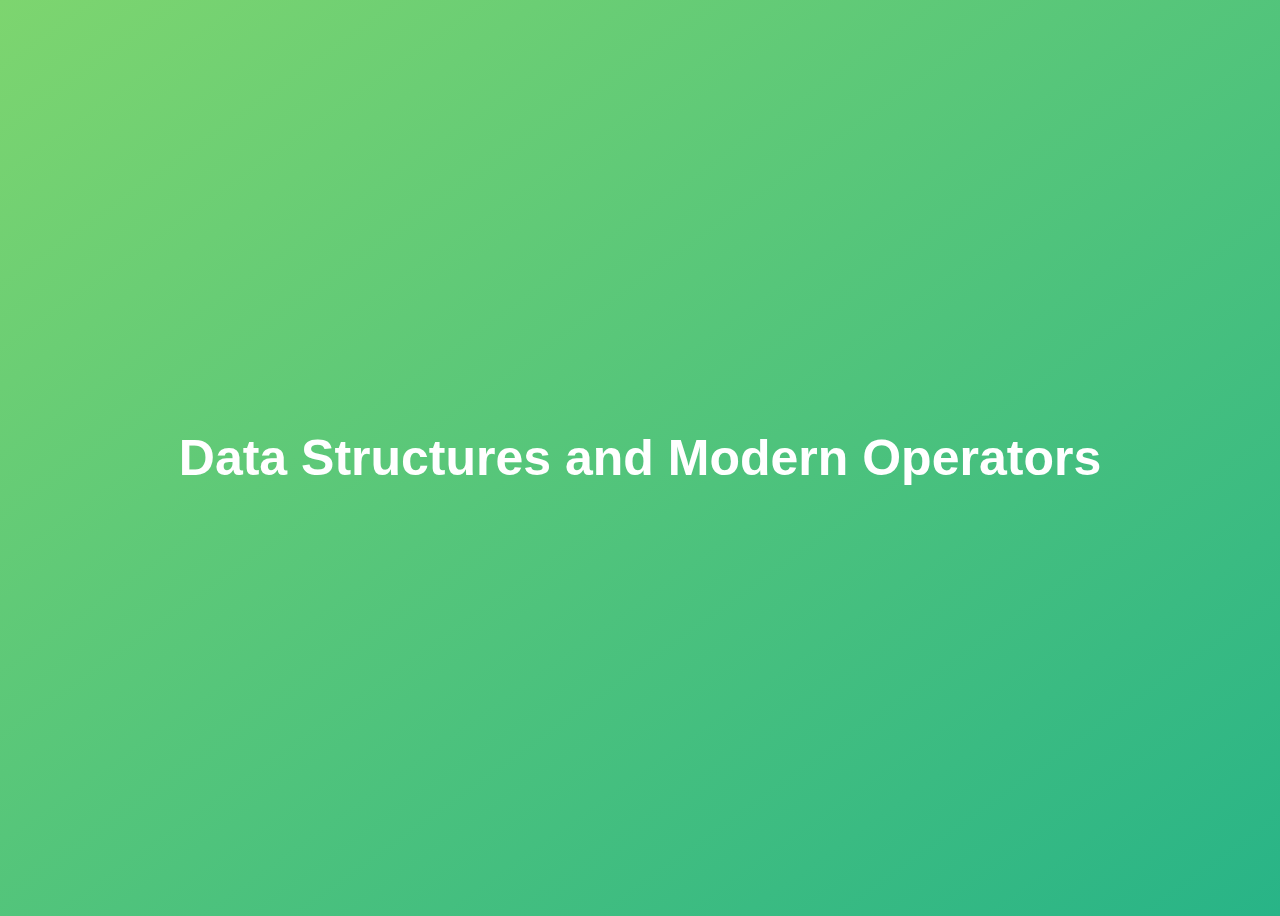
<file: index.html>
<!DOCTYPE html>
<html lang="en">
  <head>
    <meta charset="UTF-8" />
    <meta name="viewport" content="width=device-width, initial-scale=1.0" />
    <meta http-equiv="X-UA-Compatible" content="ie=edge" />
    <title>Data Structures and Modern Operators</title>
    <style>
      body {
        height: 100vh;
        display: flex;
        align-items: center;
        background: linear-gradient(to top left, #28b487, #7dd56f);
      }
      h1 {
        font-family: sans-serif;
        font-size: 50px;
        line-height: 1.3;
        width: 100%;
        padding: 30px;
        text-align: center;
        color: white;
      }
      button {
        width: 50px;
        height: 20px;
        margin: 10px;
      }
      textarea {
        width: 300px;
        height: 100px;
      }
    </style>
  </head>
  <body>
    <h1>Data Structures and Modern Operators</h1>
    <script src="DataStructure.js"></script>
    <script src="Fundemental.js"></script>
  </body>
</html>
</file>
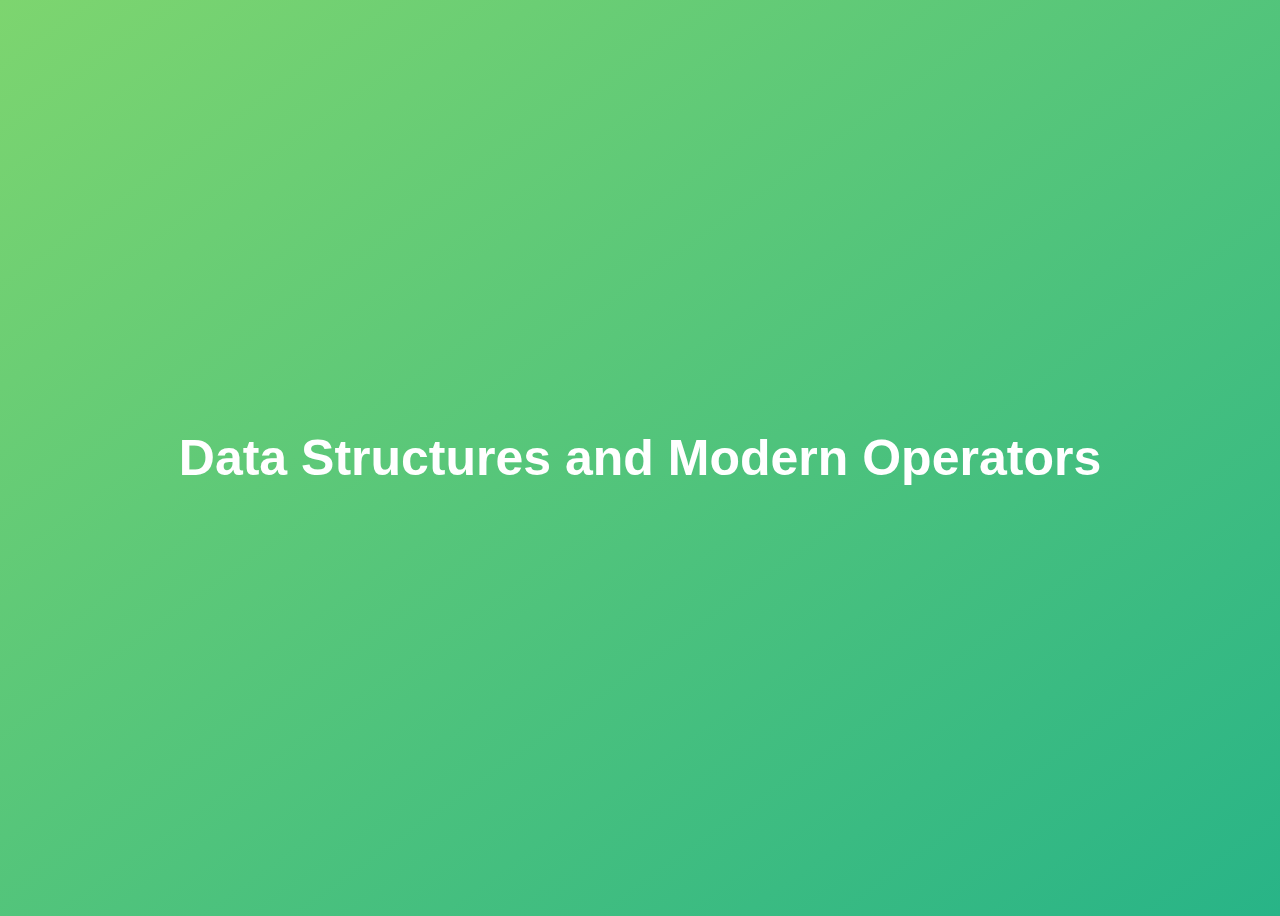
<file: 0-fundemental/index.html>
<!DOCTYPE html>
<html lang="en">
  <head>
    <meta charset="UTF-8" />
    <meta name="viewport" content="width=device-width, initial-scale=1.0" />
    <meta http-equiv="X-UA-Compatible" content="ie=edge" />
    <title>Data Structures and Modern Operators</title>
    <style>
      body {
        height: 100vh;
        display: flex;
        align-items: center;
        background: linear-gradient(to top left, #28b487, #7dd56f);
      }
      h1 {
        font-family: sans-serif;
        font-size: 50px;
        line-height: 1.3;
        width: 100%;
        padding: 30px;
        text-align: center;
        color: white;
      }
      button {
        width: 50px;
        height: 20px;
        margin: 10px;
      }
      textarea {
        width: 300px;
        height: 100px;
      }
    </style>
  </head>
  <body>
    <h1>Data Structures and Modern Operators</h1>
    <script src="Fundemental.js"></script>
  </body>
</html>
</file>
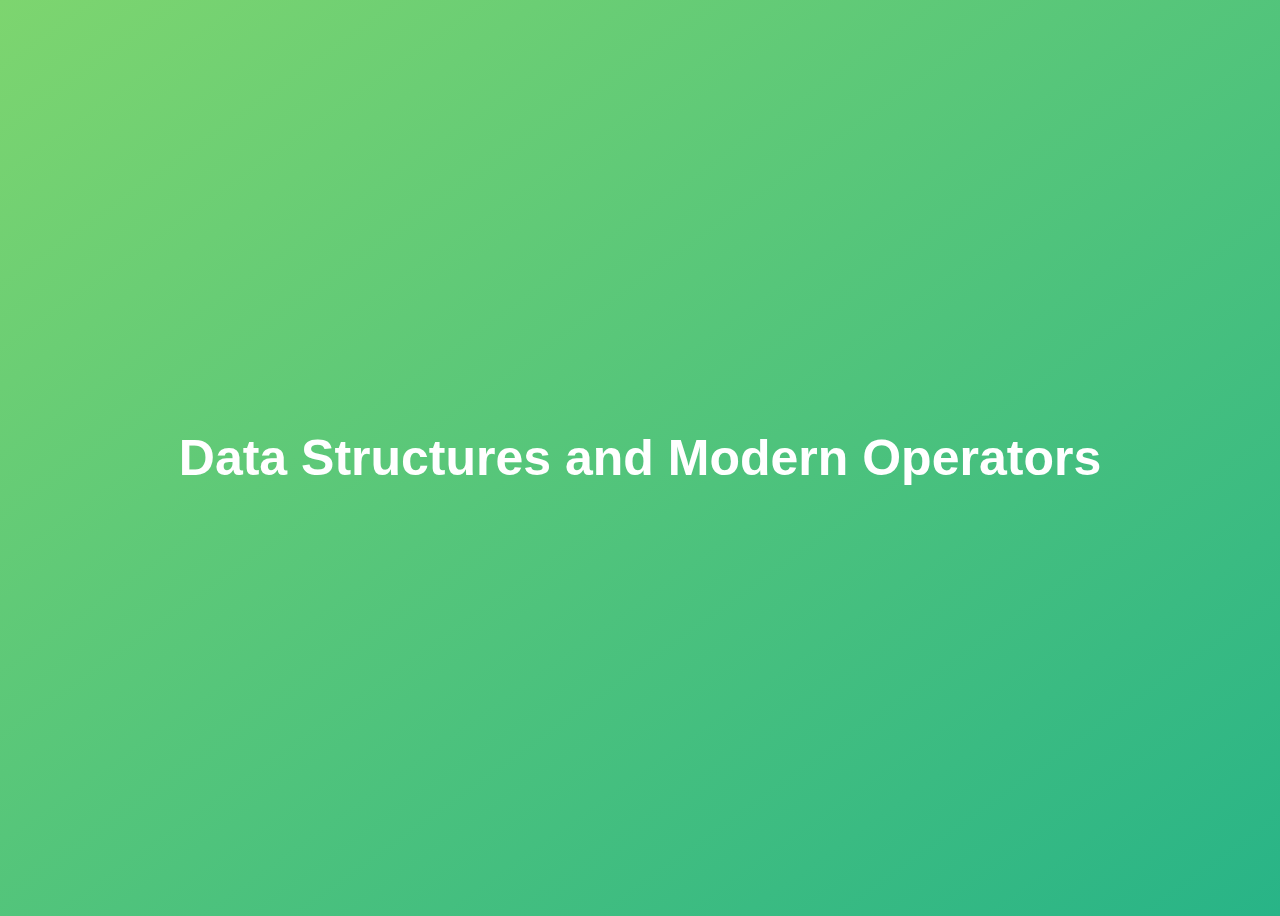
<file: 1-Data Structure/index.html>
<!DOCTYPE html>
<html lang="en">
  <head>
    <meta charset="UTF-8" />
    <meta name="viewport" content="width=device-width, initial-scale=1.0" />
    <meta http-equiv="X-UA-Compatible" content="ie=edge" />
    <title>Data Structures and Modern Operators</title>
    <style>
      body {
        height: 100vh;
        display: flex;
        align-items: center;
        background: linear-gradient(to top left, #28b487, #7dd56f);
      }
      h1 {
        font-family: sans-serif;
        font-size: 50px;
        line-height: 1.3;
        width: 100%;
        padding: 30px;
        text-align: center;
        color: white;
      }
      button {
        width: 50px;
        height: 20px;
        margin: 10px;
      }
      textarea {
        width: 300px;
        height: 100px;
      }
    </style>
  </head>
  <body>
    <h1>Data Structures and Modern Operators</h1>
    <script src="DataStructure.js"></script>
  </body>
</html>
</file>
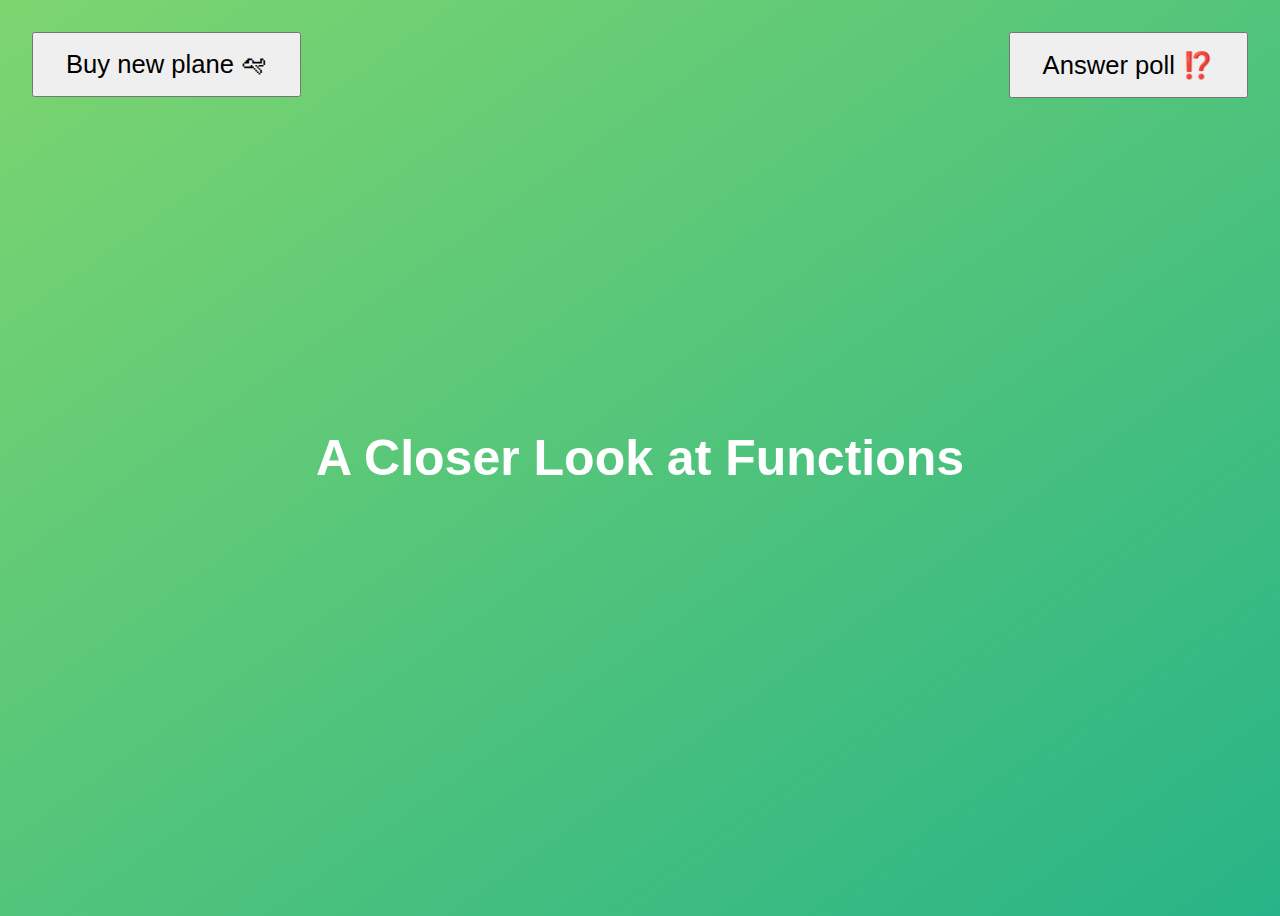
<file: 2-Functions/index.html>
<!DOCTYPE html>
<html lang="en">
  <head>
    <meta charset="UTF-8" />
    <meta name="viewport" content="width=device-width, initial-scale=1.0" />
    <meta http-equiv="X-UA-Compatible" content="ie=edge" />
    <title>A Closer Look at Functions</title>
    <style>
      body {
        height: 100vh;
        display: flex;
        align-items: center;
        background: linear-gradient(to top left, #28b487, #7dd56f);
      }
      h1 {
        font-family: sans-serif;
        font-size: 50px;
        line-height: 1.3;
        width: 100%;
        padding: 30px;
        text-align: center;
        color: white;
      }
      .buy,
      .poll {
        font-size: 1.6rem;
        padding: 1rem 2rem;
        position: absolute;
        top: 2rem;
      }
      .buy {
        left: 2rem;
      }
      .poll {
        right: 2rem;
      }
    </style>
  </head>
  <body>
    <h1>A Closer Look at Functions</h1>
    <button class="buy">Buy new plane 🛩</button>
    <button class="poll">Answer poll ⁉️</button>
    <script src="Functions.js"></script>
  </body>
</html>
</file>
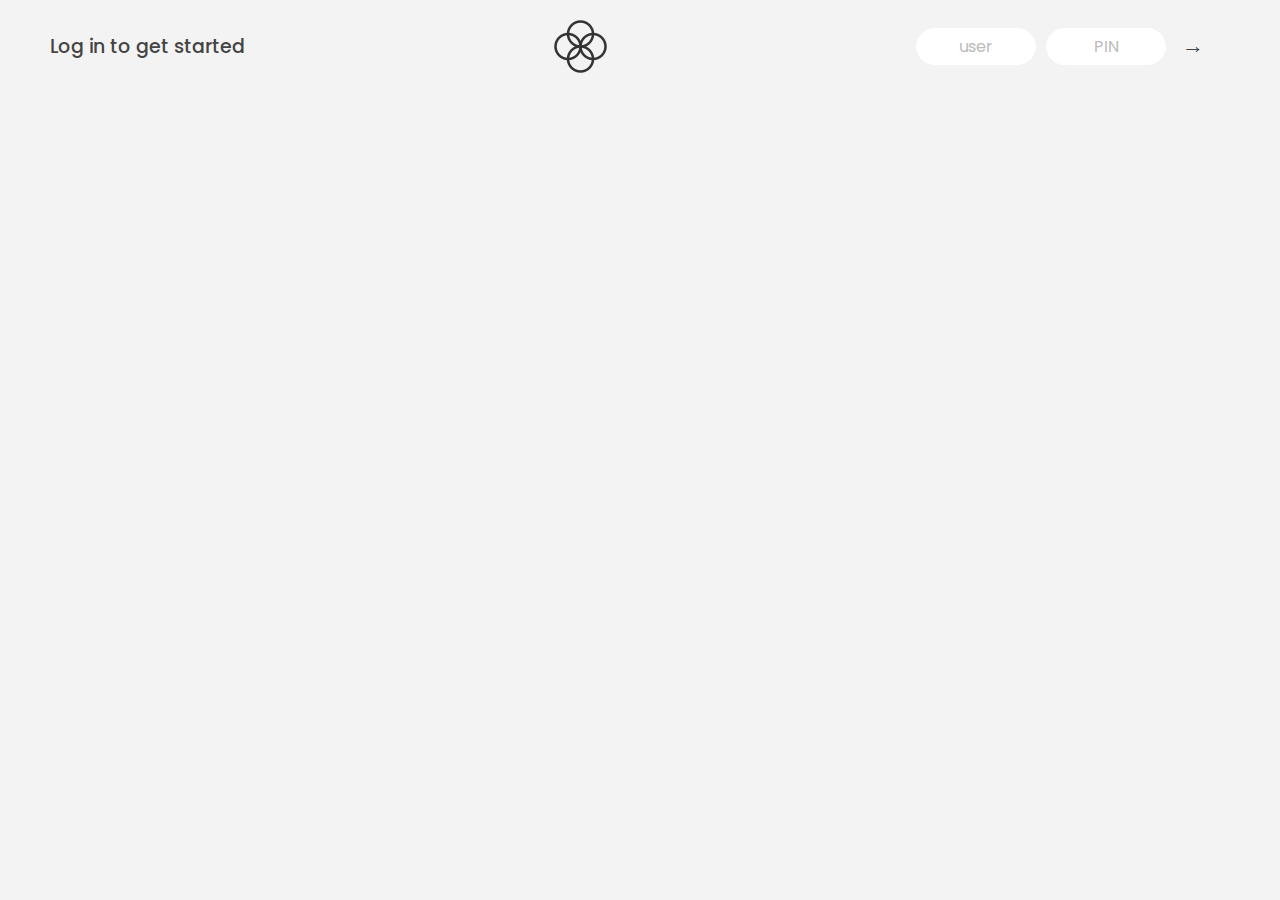
<file: 3-ArraysInDepth/index.html>
<!DOCTYPE html>
<html lang="en">
  <head>
    <meta charset="UTF-8" />
    <meta name="viewport" content="width=device-width, initial-scale=1.0" />
    <meta http-equiv="X-UA-Compatible" content="ie=edge" />
    <link rel="shortcut icon" type="image/png" href="./images/icon.png" />

    <link
      href="https://fonts.googleapis.com/css?family=Poppins:400,500,600&display=swap"
      rel="stylesheet"
    />

    <link rel="stylesheet" href="style.css" />
    <title>Bankist</title>
  </head>
  <body>
    <!-- TOP NAVIGATION -->
    <nav>
      <p class="welcome">Log in to get started</p>
      <img src="./images/logo.png" alt="Logo" class="logo" />
      <form class="login">
        <input
          type="text"
          placeholder="user"
          class="login__input login__input--user"
        />
        <input
          type="password"
          placeholder="PIN"
          maxlength="4"
          class="login__input login__input--pin"
        />
        <button class="login__btn">&rarr;</button>
      </form>
    </nav>

    <main class="app">
      <!-- BALANCE -->
      <div class="balance">
        <div>
          <p class="balance__label">Current balance</p>
          <p class="balance__date">
            As of <span class="date">05/03/2037</span>
          </p>
        </div>
        <p class="balance__value">0000€</p>
      </div>

      <!-- MOVEMENTS -->
      <div class="movements">
        <div class="movements__row">
          <div class="movements__type movements__type--deposit">2 deposit</div>
          <div class="movements__date">3 days ago</div>
          <div class="movements__value">4 000€</div>
        </div>
        <div class="movements__row">
          <div class="movements__type movements__type--withdrawal">
            1 withdrawal
          </div>
          <div class="movements__date">24/01/2037</div>
          <div class="movements__value">-378€</div>
        </div>
      </div>

      <!-- SUMMARY -->
      <div class="summary">
        <p class="summary__label">In</p>
        <p class="summary__value summary__value--in">0000€</p>
        <p class="summary__label">Out</p>
        <p class="summary__value summary__value--out">0000€</p>
        <p class="summary__label">Interest</p>
        <p class="summary__value summary__value--interest">0000€</p>
        <button class="btn--sort">&downarrow; SORT</button>
      </div>

      <!-- OPERATION: TRANSFERS -->
      <div class="operation operation--transfer">
        <h2>Transfer money</h2>
        <form class="form form--transfer">
          <input type="text" class="form__input form__input--to" />
          <input type="number" class="form__input form__input--amount" />
          <button class="form__btn form__btn--transfer">&rarr;</button>
          <label class="form__label">Transfer to</label>
          <label class="form__label">Amount</label>
        </form>
      </div>

      <!-- OPERATION: LOAN -->
      <div class="operation operation--loan">
        <h2>Request loan</h2>
        <form class="form form--loan">
          <input type="number" class="form__input form__input--loan-amount" />
          <button class="form__btn form__btn--loan">&rarr;</button>
          <label class="form__label form__label--loan">Amount</label>
        </form>
      </div>

      <!-- OPERATION: CLOSE -->
      <div class="operation operation--close">
        <h2>Close account</h2>
        <form class="form form--close">
          <input type="text" class="form__input form__input--user" />
          <input
            type="password"
            maxlength="6"
            class="form__input form__input--pin"
          />
          <button class="form__btn form__btn--close">&rarr;</button>
          <label class="form__label">Confirm user</label>
          <label class="form__label">Confirm PIN</label>
        </form>
      </div>

      <!-- LOGOUT TIMER -->
      <p class="logout-timer">
        You will be logged out in <span class="timer">05:00</span>
      </p>
    </main>

    <script src="ArraysDepth.js"></script>
    <script src="./Numbers.js"></script>
    <script src="script.js"></script>
  </body>
</html>
</file>
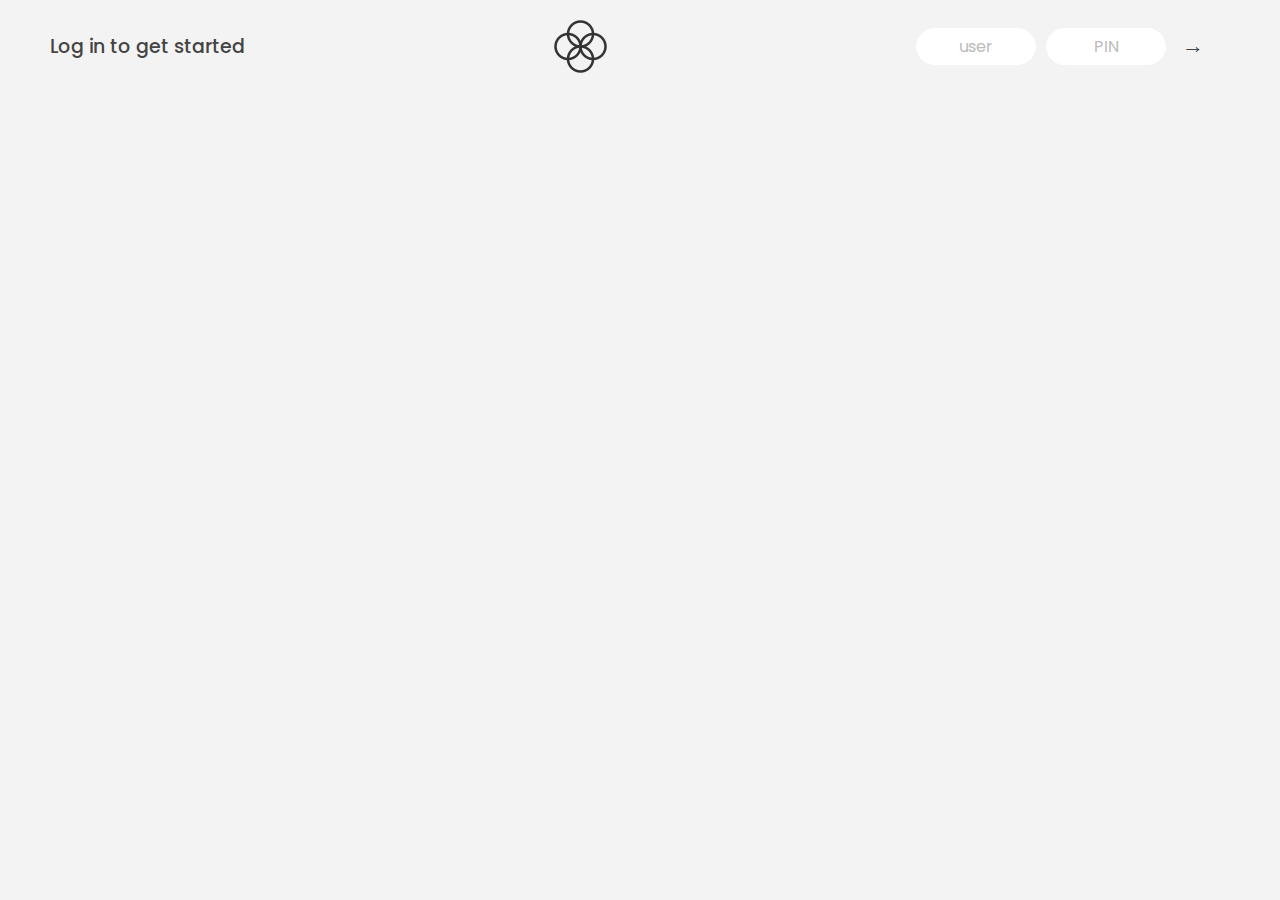
<file: 3-Arrays-Bankist/starter/index.html>
<!DOCTYPE html>
<html lang="en">
  <head>
    <meta charset="UTF-8" />
    <meta name="viewport" content="width=device-width, initial-scale=1.0" />
    <meta http-equiv="X-UA-Compatible" content="ie=edge" />
    <link rel="shortcut icon" type="image/png" href="./images/icon.png" />

    <link
      href="https://fonts.googleapis.com/css?family=Poppins:400,500,600&display=swap"
      rel="stylesheet"
    />

    <link rel="stylesheet" href="style.css" />
    <title>Bankist</title>
  </head>
  <body>
    <!-- TOP NAVIGATION -->
    <nav>
      <p class="welcome">Log in to get started</p>
      <img src="./images/logo.png" alt="Logo" class="logo" />
      <form class="login">
        <input
          type="text"
          placeholder="user"
          class="login__input login__input--user"
        />
        <!-- In practice, use type="password" -->
        <input
          type="text"
          placeholder="PIN"
          maxlength="4"
          class="login__input login__input--pin"
        />
        <button class="login__btn">&rarr;</button>
      </form>
    </nav>

    <main class="app">
      <!-- BALANCE -->
      <div class="balance">
        <div>
          <p class="balance__label">Current balance</p>
          <p class="balance__date">
            As of <span class="date">05/03/2037</span>
          </p>
        </div>
        <p class="balance__value">0000€</p>
      </div>

      <!-- MOVEMENTS -->
      <div class="movements">
        <div class="movements__row">
          <div class="movements__type movements__type--deposit">2 deposit</div>
          <div class="movements__date">3 days ago</div>
          <div class="movements__value">4 000€</div>
        </div>
        <div class="movements__row">
          <div class="movements__type movements__type--withdrawal">
            1 withdrawal
          </div>
          <div class="movements__date">24/01/2037</div>
          <div class="movements__value">-378€</div>
        </div>
      </div>

      <!-- SUMMARY -->
      <div class="summary">
        <p class="summary__label">In</p>
        <p class="summary__value summary__value--in">0000€</p>
        <p class="summary__label">Out</p>
        <p class="summary__value summary__value--out">0000€</p>
        <p class="summary__label">Interest</p>
        <p class="summary__value summary__value--interest">0000€</p>
        <button class="btn--sort">&downarrow; SORT</button>
      </div>

      <!-- OPERATION: TRANSFERS -->
      <div class="operation operation--transfer">
        <h2>Transfer money</h2>
        <form class="form form--transfer">
          <input type="text" class="form__input form__input--to" />
          <input type="number" class="form__input form__input--amount" />
          <button class="form__btn form__btn--transfer">&rarr;</button>
          <label class="form__label">Transfer to</label>
          <label class="form__label">Amount</label>
        </form>
      </div>

      <!-- OPERATION: LOAN -->
      <div class="operation operation--loan">
        <h2>Request loan</h2>
        <form class="form form--loan">
          <input type="number" class="form__input form__input--loan-amount" />
          <button class="form__btn form__btn--loan">&rarr;</button>
          <label class="form__label form__label--loan">Amount</label>
        </form>
      </div>

      <!-- OPERATION: CLOSE -->
      <div class="operation operation--close">
        <h2>Close account</h2>
        <form class="form form--close">
          <input type="text" class="form__input form__input--user" />
          <input
            type="password"
            maxlength="6"
            class="form__input form__input--pin"
          />
          <button class="form__btn form__btn--close">&rarr;</button>
          <label class="form__label">Confirm user</label>
          <label class="form__label">Confirm PIN</label>
        </form>
      </div>

      <!-- LOGOUT TIMER -->
      <p class="logout-timer">
        You will be logged out in <span class="timer">05:00</span>
      </p>
    </main>

    <!-- <footer>
      &copy; by Jonas Schmedtmann. Don't claim as your own :)
    </footer> -->

    <script src="learning.js"></script>
    <script src="script.js"></script>
  </body>
</html>
</file>
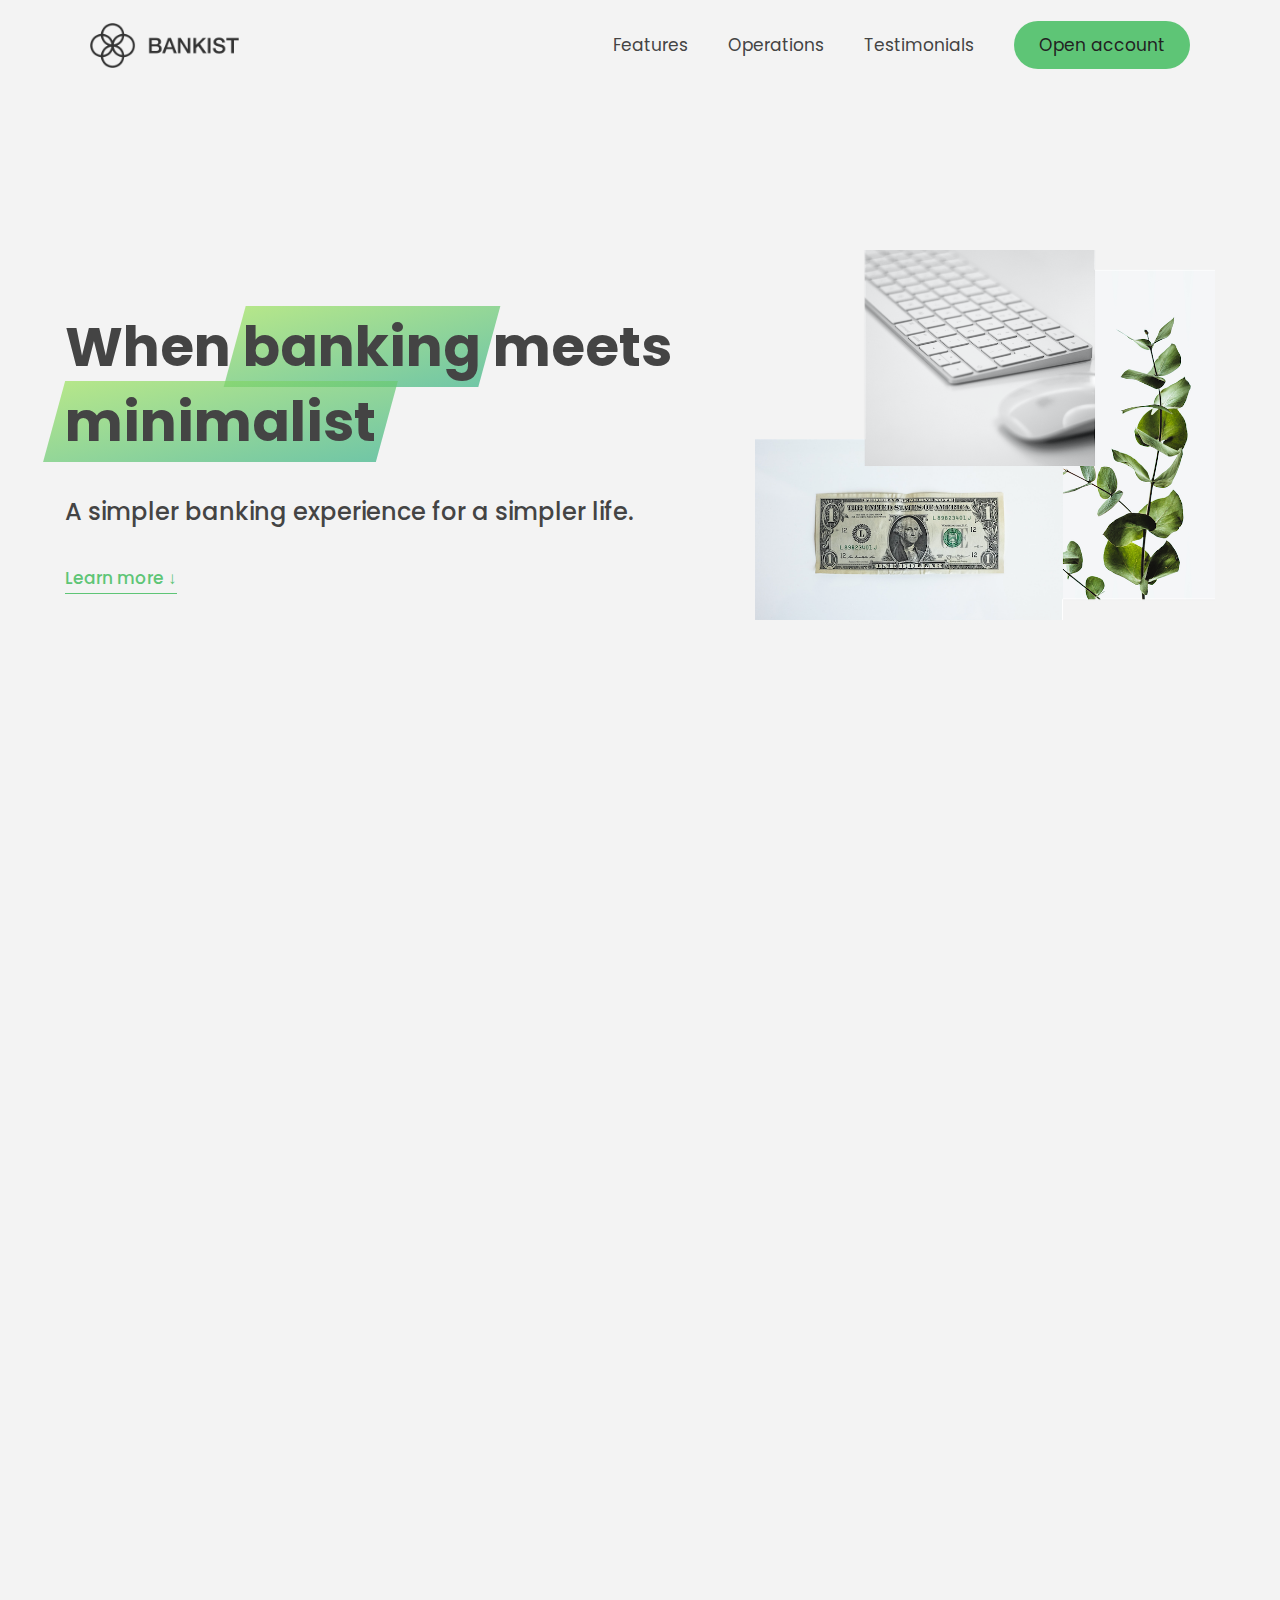
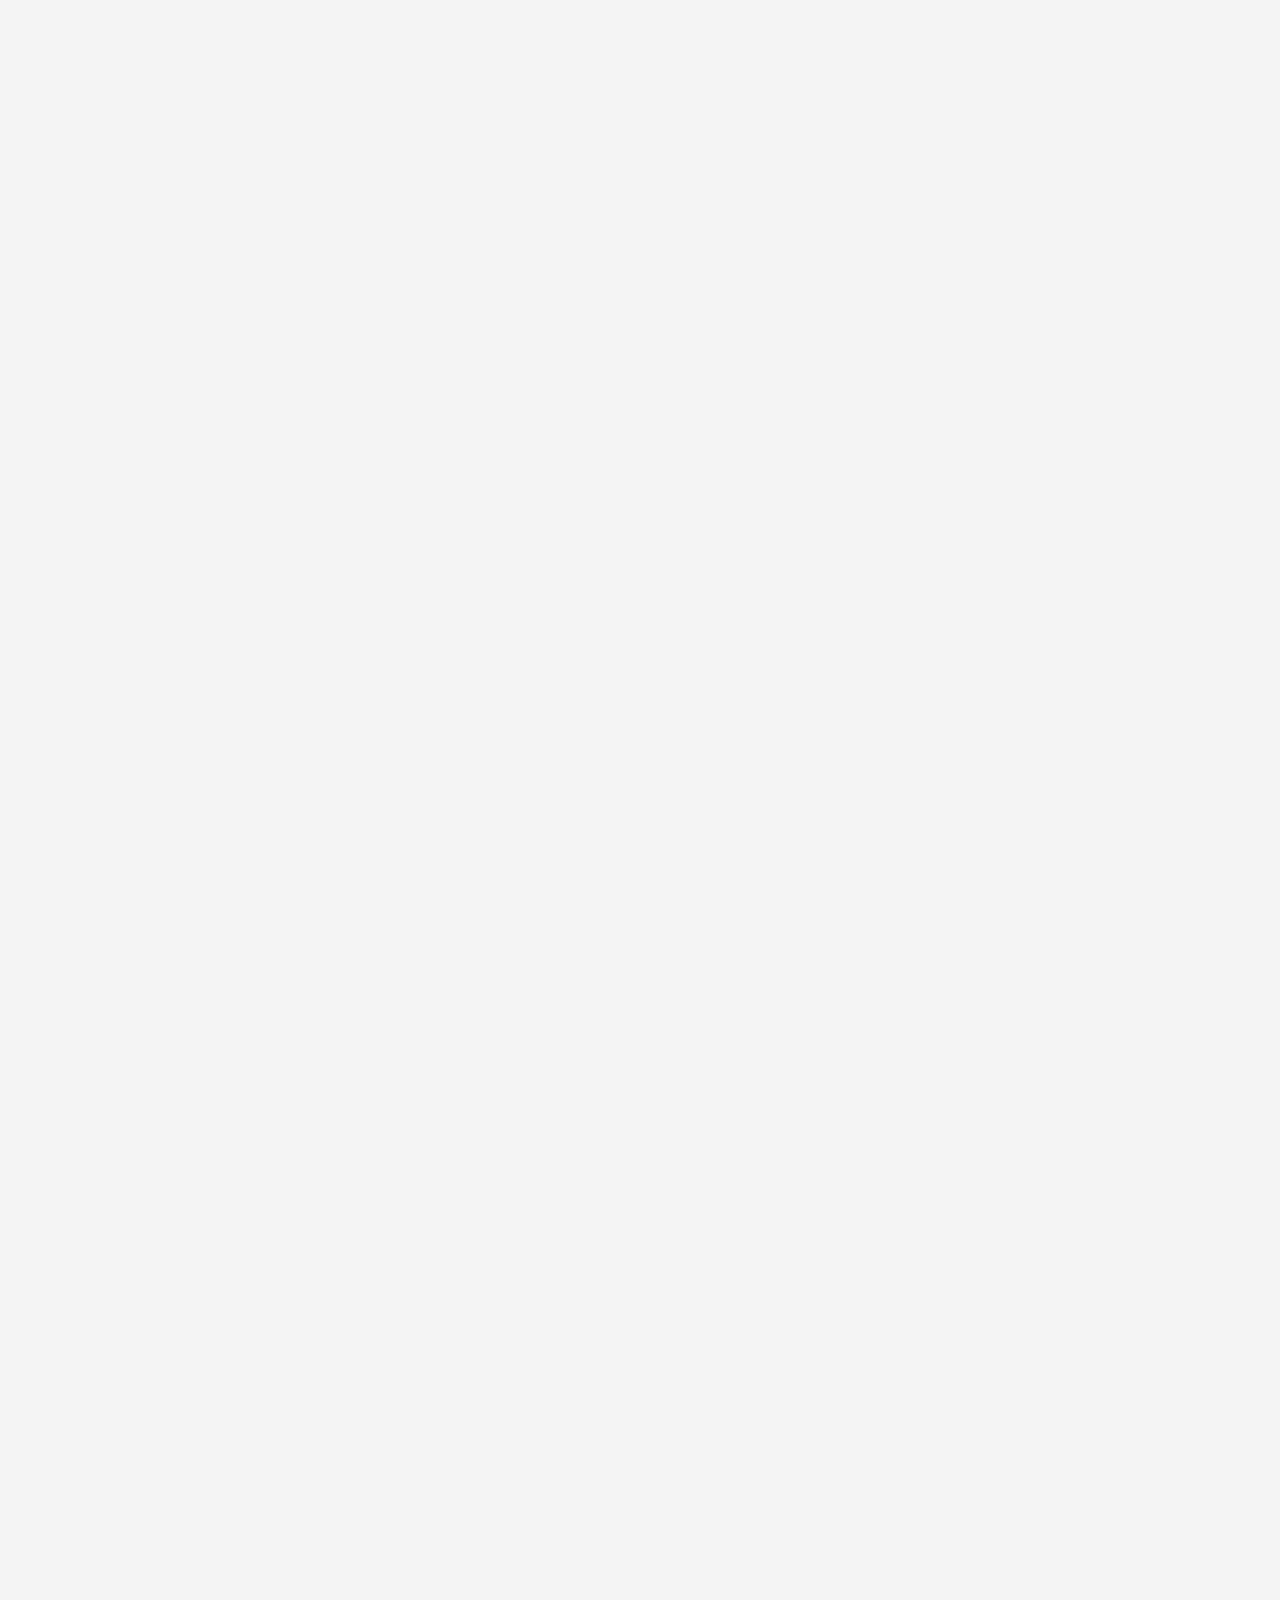
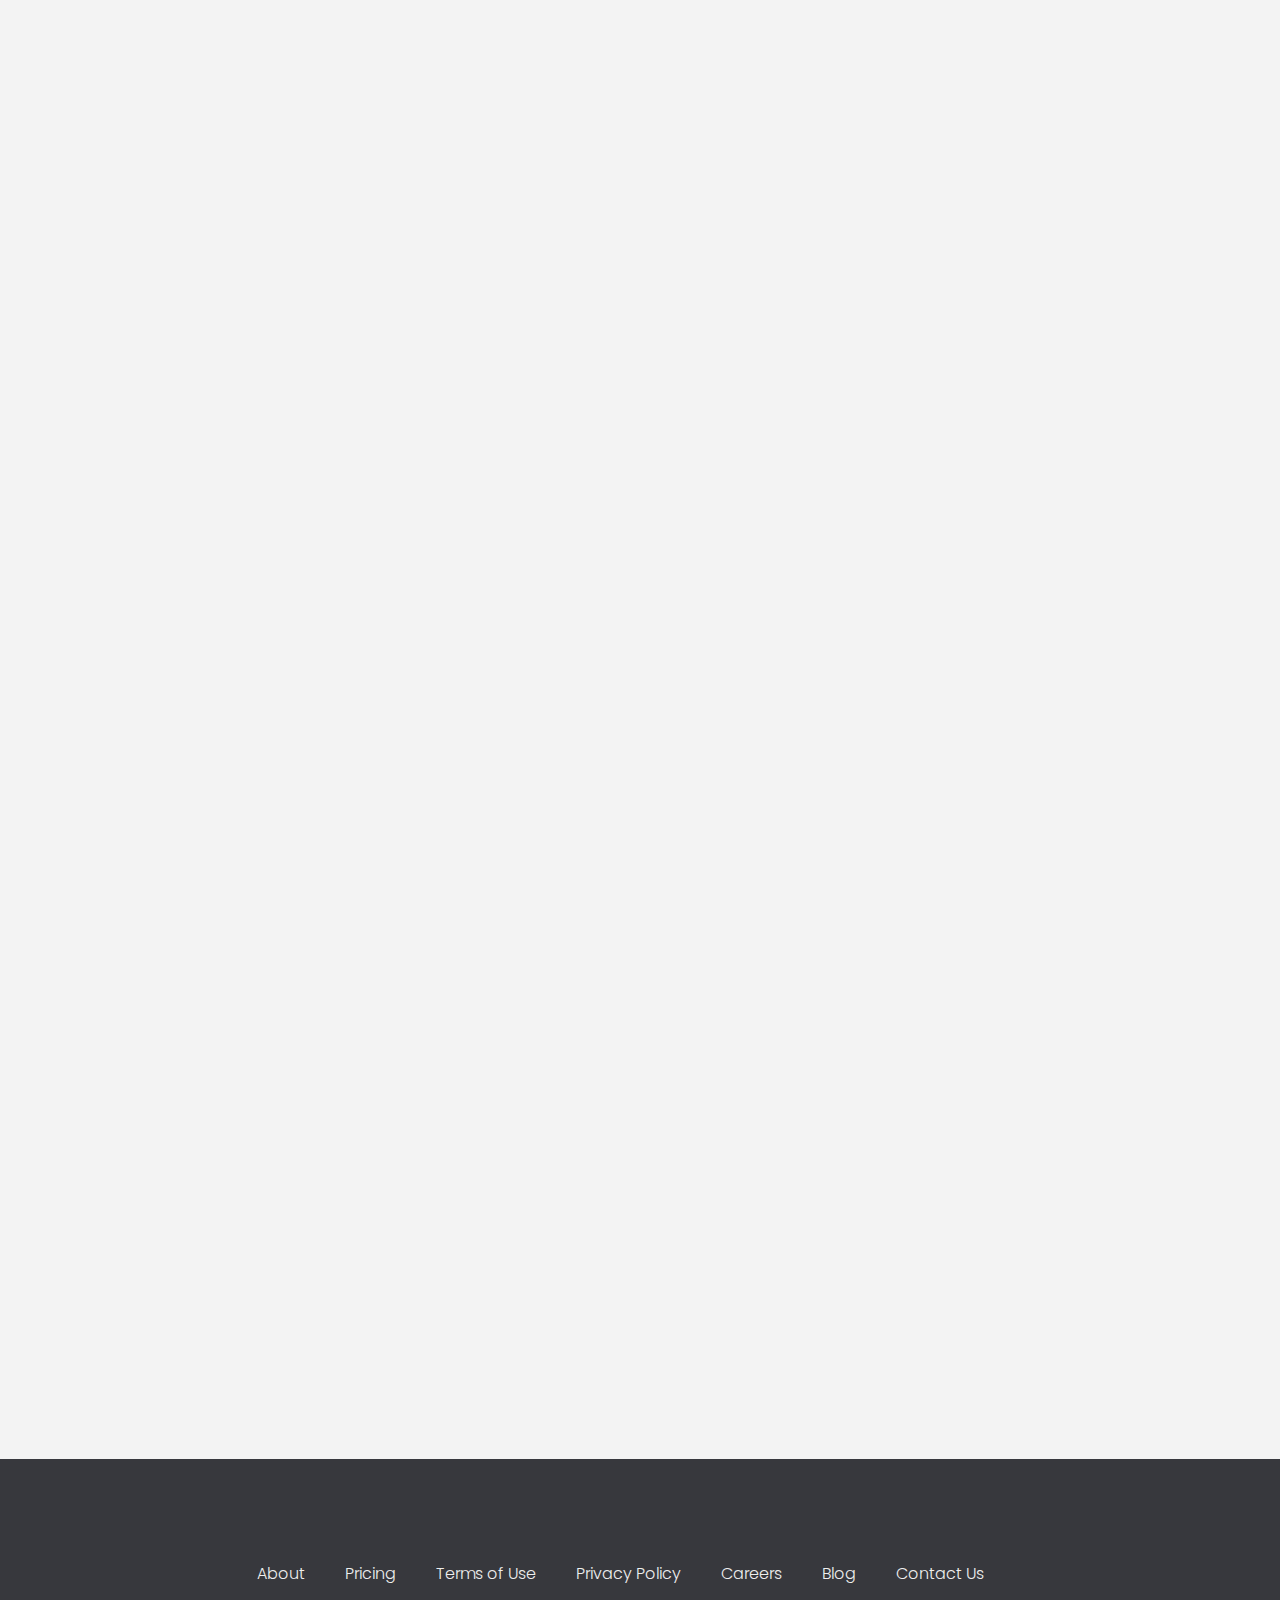
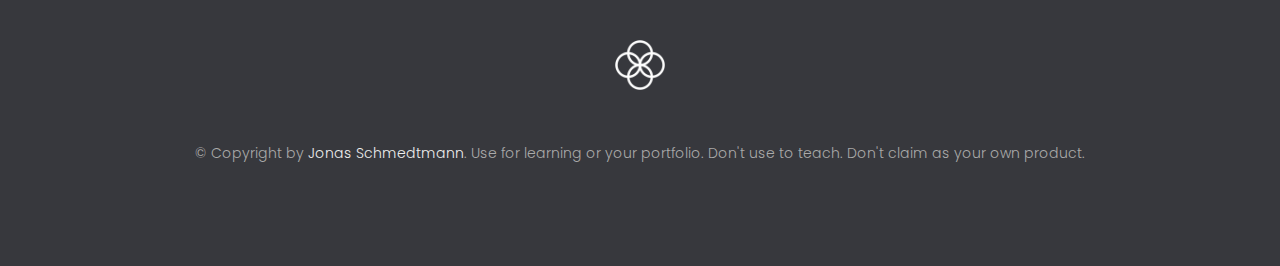
<file: 6-Advanced-DOM-Bankist/final/index.html>
<!DOCTYPE html>
<html lang="en">
  <head>
    <meta charset="UTF-8" />
    <meta name="viewport" content="width=device-width, initial-scale=1.0" />
    <meta http-equiv="X-UA-Compatible" content="ie=edge" />
    <link rel="shortcut icon" type="image/png" href="img/icon.png" />

    <link
      href="https://fonts.googleapis.com/css?family=Poppins:300,400,500,600&display=swap"
      rel="stylesheet"
    />
    <link rel="stylesheet" href="style.css" />
    <title>Bankist | When Banking meets Minimalist</title>

    <script defer src="script.js"></script>
  </head>
  <body>
    <header class="header">
      <nav class="nav">
        <img
          src="img/logo.png"
          alt="Bankist logo"
          class="nav__logo"
          id="logo"
          designer="Jonas"
          data-version-number="3.0"
        />
        <ul class="nav__links">
          <li class="nav__item">
            <a class="nav__link" href="#section--1">Features</a>
          </li>
          <li class="nav__item">
            <a class="nav__link" href="#section--2">Operations</a>
          </li>
          <li class="nav__item">
            <a class="nav__link" href="#section--3">Testimonials</a>
          </li>
          <li class="nav__item">
            <a class="nav__link nav__link--btn btn--show-modal" href="#"
              >Open account</a
            >
          </li>
        </ul>
      </nav>

      <div class="header__title">
        <!-- <h1 onclick="alert('HTML alert')"> -->
        <h1>
          When
          <!-- Green highlight effect -->
          <span class="highlight">banking</span>
          meets<br />
          <span class="highlight">minimalist</span>
        </h1>
        <h4>A simpler banking experience for a simpler life.</h4>
        <button class="btn--text btn--scroll-to">Learn more &DownArrow;</button>
        <img
          src="img/hero.png"
          class="header__img"
          alt="Minimalist bank items"
        />
      </div>
    </header>

    <section class="section" id="section--1">
      <div class="section__title">
        <h2 class="section__description">Features</h2>
        <h3 class="section__header">
          Everything you need in a modern bank and more.
        </h3>
      </div>

      <div class="features">
        <img
          src="img/digital-lazy.jpg"
          data-src="img/digital.jpg"
          alt="Computer"
          class="features__img lazy-img"
        />
        <div class="features__feature">
          <div class="features__icon">
            <svg>
              <use xlink:href="img/icons.svg#icon-monitor"></use>
            </svg>
          </div>
          <h5 class="features__header">100% digital bank</h5>
          <p>
            Lorem ipsum dolor sit amet consectetur adipisicing elit. Unde alias
            sint quos? Accusantium a fugiat porro reiciendis saepe quibusdam
            debitis ducimus.
          </p>
        </div>

        <div class="features__feature">
          <div class="features__icon">
            <svg>
              <use xlink:href="img/icons.svg#icon-trending-up"></use>
            </svg>
          </div>
          <h5 class="features__header">Watch your money grow</h5>
          <p>
            Nesciunt quos autem dolorum voluptates cum dolores dicta fuga
            inventore ab? Nulla incidunt eius numquam sequi iste pariatur
            quibusdam!
          </p>
        </div>
        <img
          src="img/grow-lazy.jpg"
          data-src="img/grow.jpg"
          alt="Plant"
          class="features__img lazy-img"
        />

        <img
          src="img/card-lazy.jpg"
          data-src="img/card.jpg"
          alt="Credit card"
          class="features__img lazy-img"
        />
        <div class="features__feature">
          <div class="features__icon">
            <svg>
              <use xlink:href="img/icons.svg#icon-credit-card"></use>
            </svg>
          </div>
          <h5 class="features__header">Free debit card included</h5>
          <p>
            Quasi, fugit in cumque cupiditate reprehenderit debitis animi enim
            eveniet consequatur odit quam quos possimus assumenda dicta fuga
            inventore ab.
          </p>
        </div>
      </div>
    </section>

    <section class="section" id="section--2">
      <div class="section__title">
        <h2 class="section__description">Operations</h2>
        <h3 class="section__header">
          Everything as simple as possible, but no simpler.
        </h3>
      </div>

      <div class="operations">
        <div class="operations__tab-container">
          <button
            class="btn operations__tab operations__tab--1 operations__tab--active"
            data-tab="1"
          >
            <span>01</span>Instant Transfers
          </button>
          <button class="btn operations__tab operations__tab--2" data-tab="2">
            <span>02</span>Instant Loans
          </button>
          <button class="btn operations__tab operations__tab--3" data-tab="3">
            <span>03</span>Instant Closing
          </button>
        </div>
        <div
          class="operations__content operations__content--1 operations__content--active"
        >
          <div class="operations__icon operations__icon--1">
            <svg>
              <use xlink:href="img/icons.svg#icon-upload"></use>
            </svg>
          </div>
          <h5 class="operations__header">
            Tranfser money to anyone, instantly! No fees, no BS.
          </h5>
          <p>
            Lorem ipsum dolor sit amet, consectetur adipisicing elit, sed do
            eiusmod tempor incididunt ut labore et dolore magna aliqua. Ut enim
            ad minim veniam, quis nostrud exercitation ullamco laboris nisi ut
            aliquip ex ea commodo consequat.
          </p>
        </div>

        <div class="operations__content operations__content--2">
          <div class="operations__icon operations__icon--2">
            <svg>
              <use xlink:href="img/icons.svg#icon-home"></use>
            </svg>
          </div>
          <h5 class="operations__header">
            Buy a home or make your dreams come true, with instant loans.
          </h5>
          <p>
            Duis aute irure dolor in reprehenderit in voluptate velit esse
            cillum dolore eu fugiat nulla pariatur. Excepteur sint occaecat
            cupidatat non proident, sunt in culpa qui officia deserunt mollit
            anim id est laborum.
          </p>
        </div>
        <div class="operations__content operations__content--3">
          <div class="operations__icon operations__icon--3">
            <svg>
              <use xlink:href="img/icons.svg#icon-user-x"></use>
            </svg>
          </div>
          <h5 class="operations__header">
            No longer need your account? No problem! Close it instantly.
          </h5>
          <p>
            Excepteur sint occaecat cupidatat non proident, sunt in culpa qui
            officia deserunt mollit anim id est laborum. Ut enim ad minim
            veniam, quis nostrud exercitation ullamco laboris nisi ut aliquip ex
            ea commodo consequat.
          </p>
        </div>
      </div>
    </section>

    <section class="section" id="section--3">
      <div class="section__title section__title--testimonials">
        <h2 class="section__description">Not sure yet?</h2>
        <h3 class="section__header">
          Millions of Bankists are already making their lifes simpler.
        </h3>
      </div>

      <div class="slider">
        <div class="slide">
          <div class="testimonial">
            <h5 class="testimonial__header">Best financial decision ever!</h5>
            <blockquote class="testimonial__text">
              Lorem ipsum dolor sit, amet consectetur adipisicing elit.
              Accusantium quas quisquam non? Quas voluptate nulla minima
              deleniti optio ullam nesciunt, numquam corporis et asperiores
              laboriosam sunt, praesentium suscipit blanditiis. Necessitatibus
              id alias reiciendis, perferendis facere pariatur dolore veniam
              autem esse non voluptatem saepe provident nihil molestiae.
            </blockquote>
            <address class="testimonial__author">
              <img src="img/user-1.jpg" alt="" class="testimonial__photo" />
              <h6 class="testimonial__name">Aarav Lynn</h6>
              <p class="testimonial__location">San Francisco, USA</p>
            </address>
          </div>
        </div>

        <div class="slide">
          <div class="testimonial">
            <h5 class="testimonial__header">
              The last step to becoming a complete minimalist
            </h5>
            <blockquote class="testimonial__text">
              Quisquam itaque deserunt ullam, quia ea repellendus provident,
              ducimus neque ipsam modi voluptatibus doloremque, corrupti
              laborum. Incidunt numquam perferendis veritatis neque repellendus.
              Lorem, ipsum dolor sit amet consectetur adipisicing elit. Illo
              deserunt exercitationem deleniti.
            </blockquote>
            <address class="testimonial__author">
              <img src="img/user-2.jpg" alt="" class="testimonial__photo" />
              <h6 class="testimonial__name">Miyah Miles</h6>
              <p class="testimonial__location">London, UK</p>
            </address>
          </div>
        </div>

        <div class="slide">
          <div class="testimonial">
            <h5 class="testimonial__header">
              Finally free from old-school banks
            </h5>
            <blockquote class="testimonial__text">
              Debitis, nihil sit minus suscipit magni aperiam vel tenetur
              incidunt commodi architecto numquam omnis nulla autem,
              necessitatibus blanditiis modi similique quidem. Odio aliquam
              culpa dicta beatae quod maiores ipsa minus consequatur error sunt,
              deleniti saepe aliquid quos inventore sequi. Necessitatibus id
              alias reiciendis, perferendis facere.
            </blockquote>
            <address class="testimonial__author">
              <img src="img/user-3.jpg" alt="" class="testimonial__photo" />
              <h6 class="testimonial__name">Francisco Gomes</h6>
              <p class="testimonial__location">Lisbon, Portugal</p>
            </address>
          </div>
        </div>

        <button class="slider__btn slider__btn--left">&larr;</button>
        <button class="slider__btn slider__btn--right">&rarr;</button>
        <div class="dots"></div>
      </div>
    </section>

    <section class="section section--sign-up">
      <div class="section__title">
        <h3 class="section__header">
          The best day to join Bankist was one year ago. The second best is
          today!
        </h3>
      </div>
      <button class="btn btn--show-modal">Open your free account today!</button>
    </section>

    <footer class="footer">
      <ul class="footer__nav">
        <li class="footer__item">
          <a class="footer__link" href="#">About</a>
        </li>
        <li class="footer__item">
          <a class="footer__link" href="#">Pricing</a>
        </li>
        <li class="footer__item">
          <a class="footer__link" href="#">Terms of Use</a>
        </li>
        <li class="footer__item">
          <a class="footer__link" href="#">Privacy Policy</a>
        </li>
        <li class="footer__item">
          <a class="footer__link" href="#">Careers</a>
        </li>
        <li class="footer__item">
          <a class="footer__link" href="#">Blog</a>
        </li>
        <li class="footer__item">
          <a class="footer__link" href="#">Contact Us</a>
        </li>
      </ul>
      <img src="img/icon.png" alt="Logo" class="footer__logo" />
      <p class="footer__copyright">
        &copy; Copyright by
        <a
          class="footer__link twitter-link"
          target="_blank"
          href="https://twitter.com/jonasschmedtman"
          >Jonas Schmedtmann</a
        >. Use for learning or your portfolio. Don't use to teach. Don't claim
        as your own product.
      </p>
    </footer>

    <div class="modal hidden">
      <button class="btn--close-modal">&times;</button>
      <h2 class="modal__header">
        Open your bank account <br />
        in just <span class="highlight">5 minutes</span>
      </h2>
      <form class="modal__form">
        <label>First Name</label>
        <input type="text" />
        <label>Last Name</label>
        <input type="text" />
        <label>Email Address</label>
        <input type="email" />
        <button class="btn">Next step &rarr;</button>
      </form>
    </div>
    <div class="overlay hidden"></div>

    <!-- <script src="script.js"></script> -->
  </body>
</html>
</file>
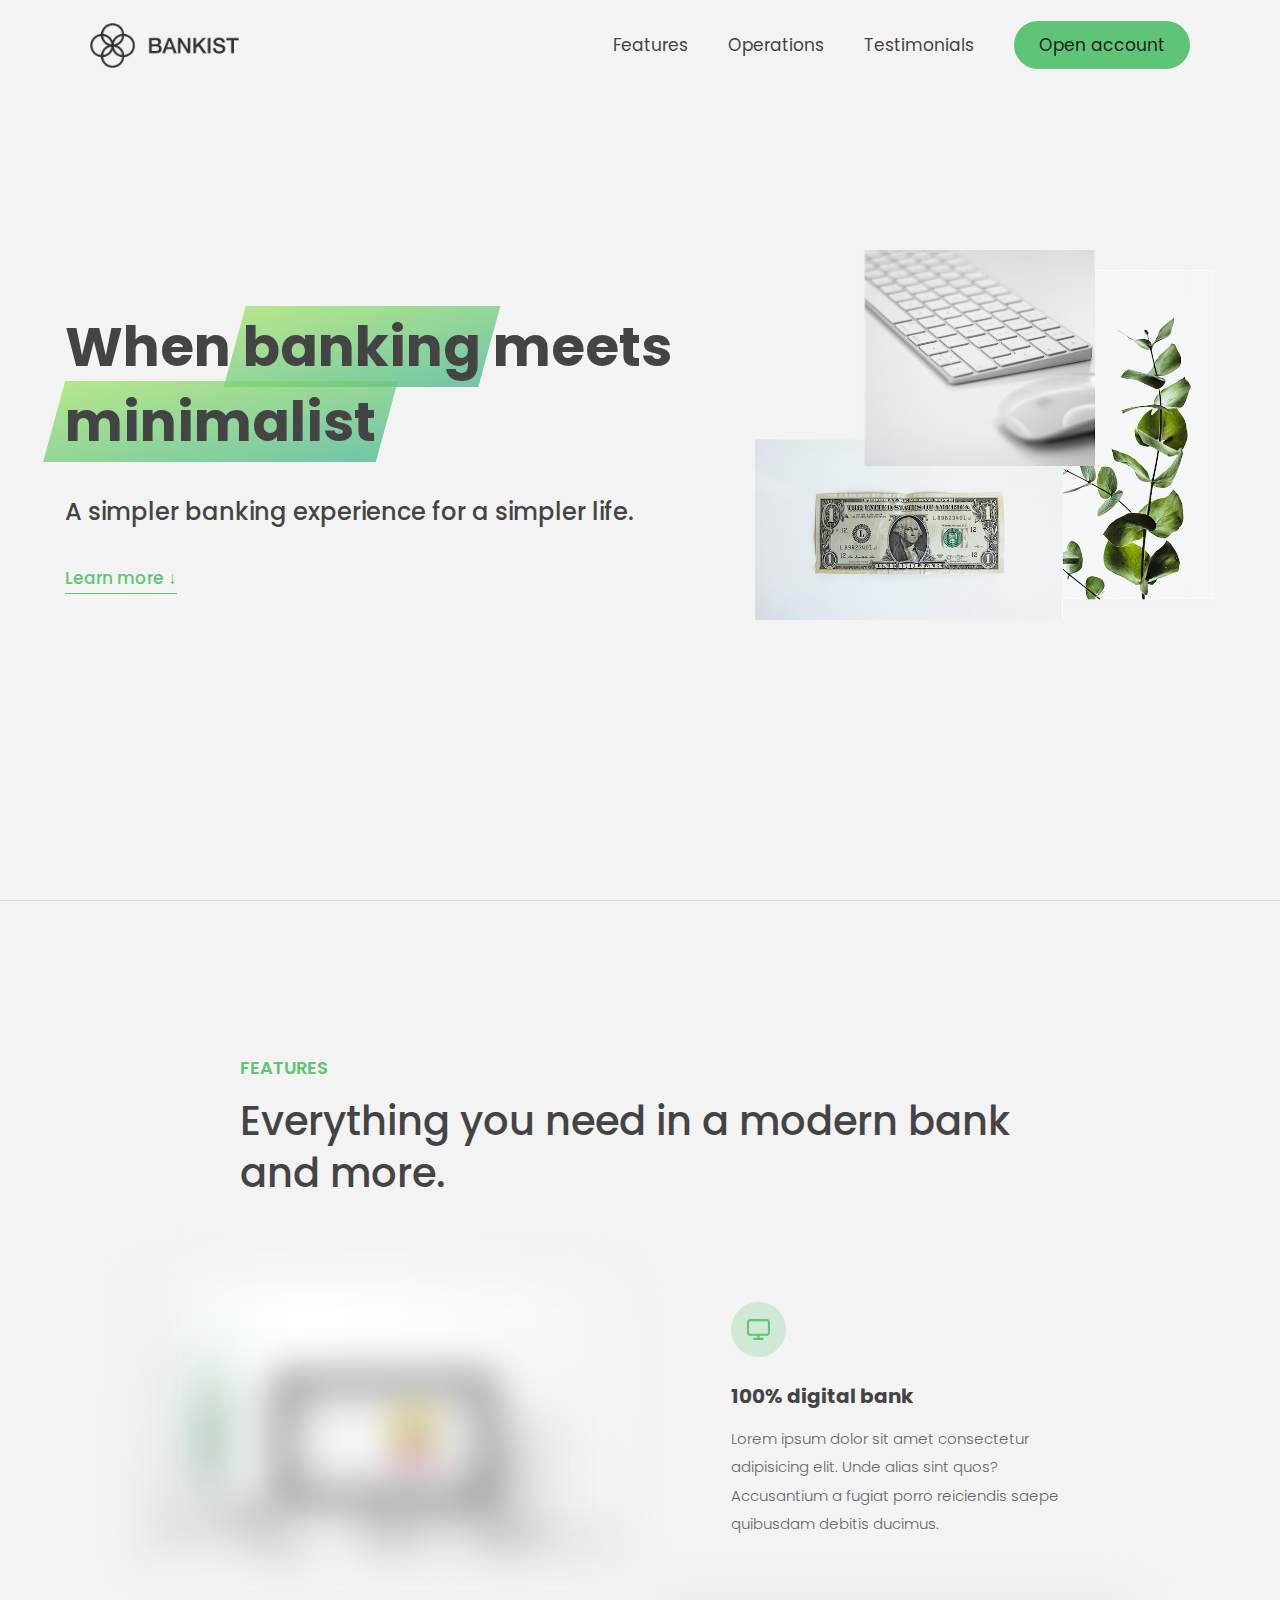
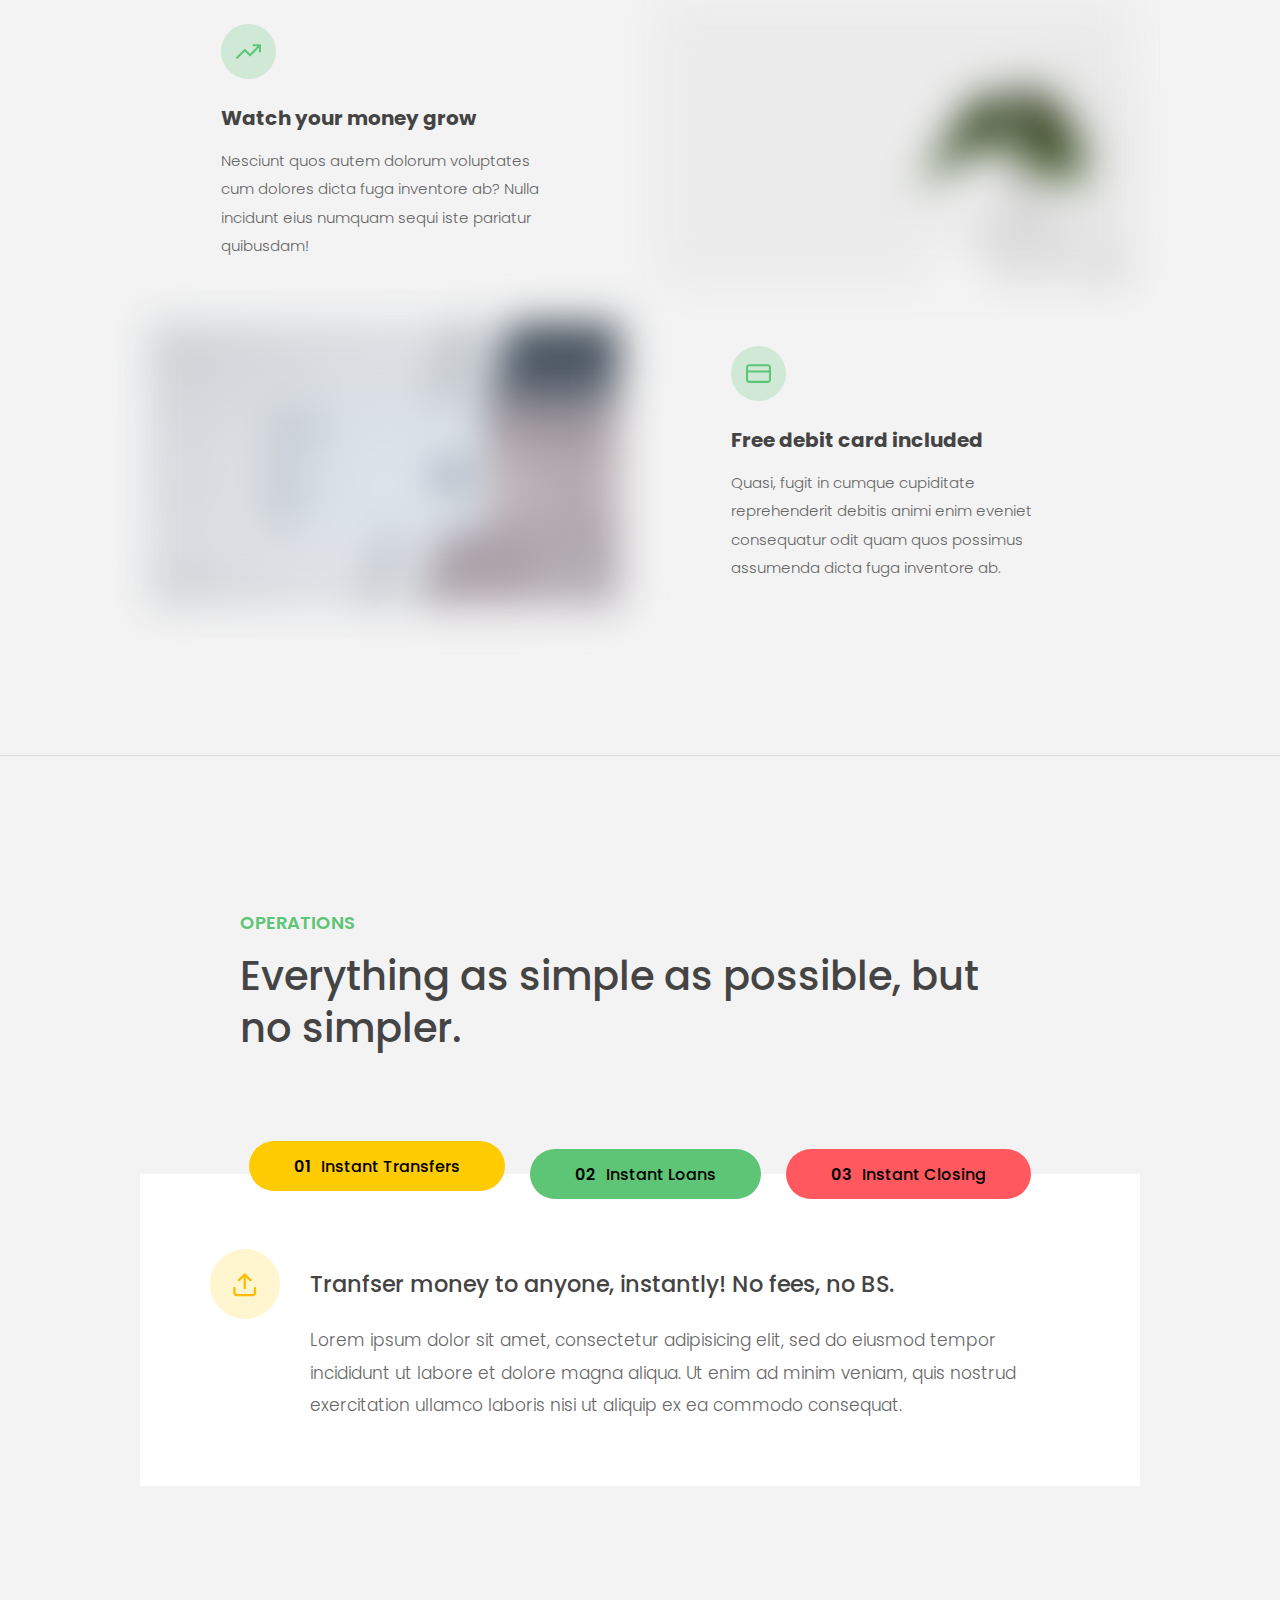
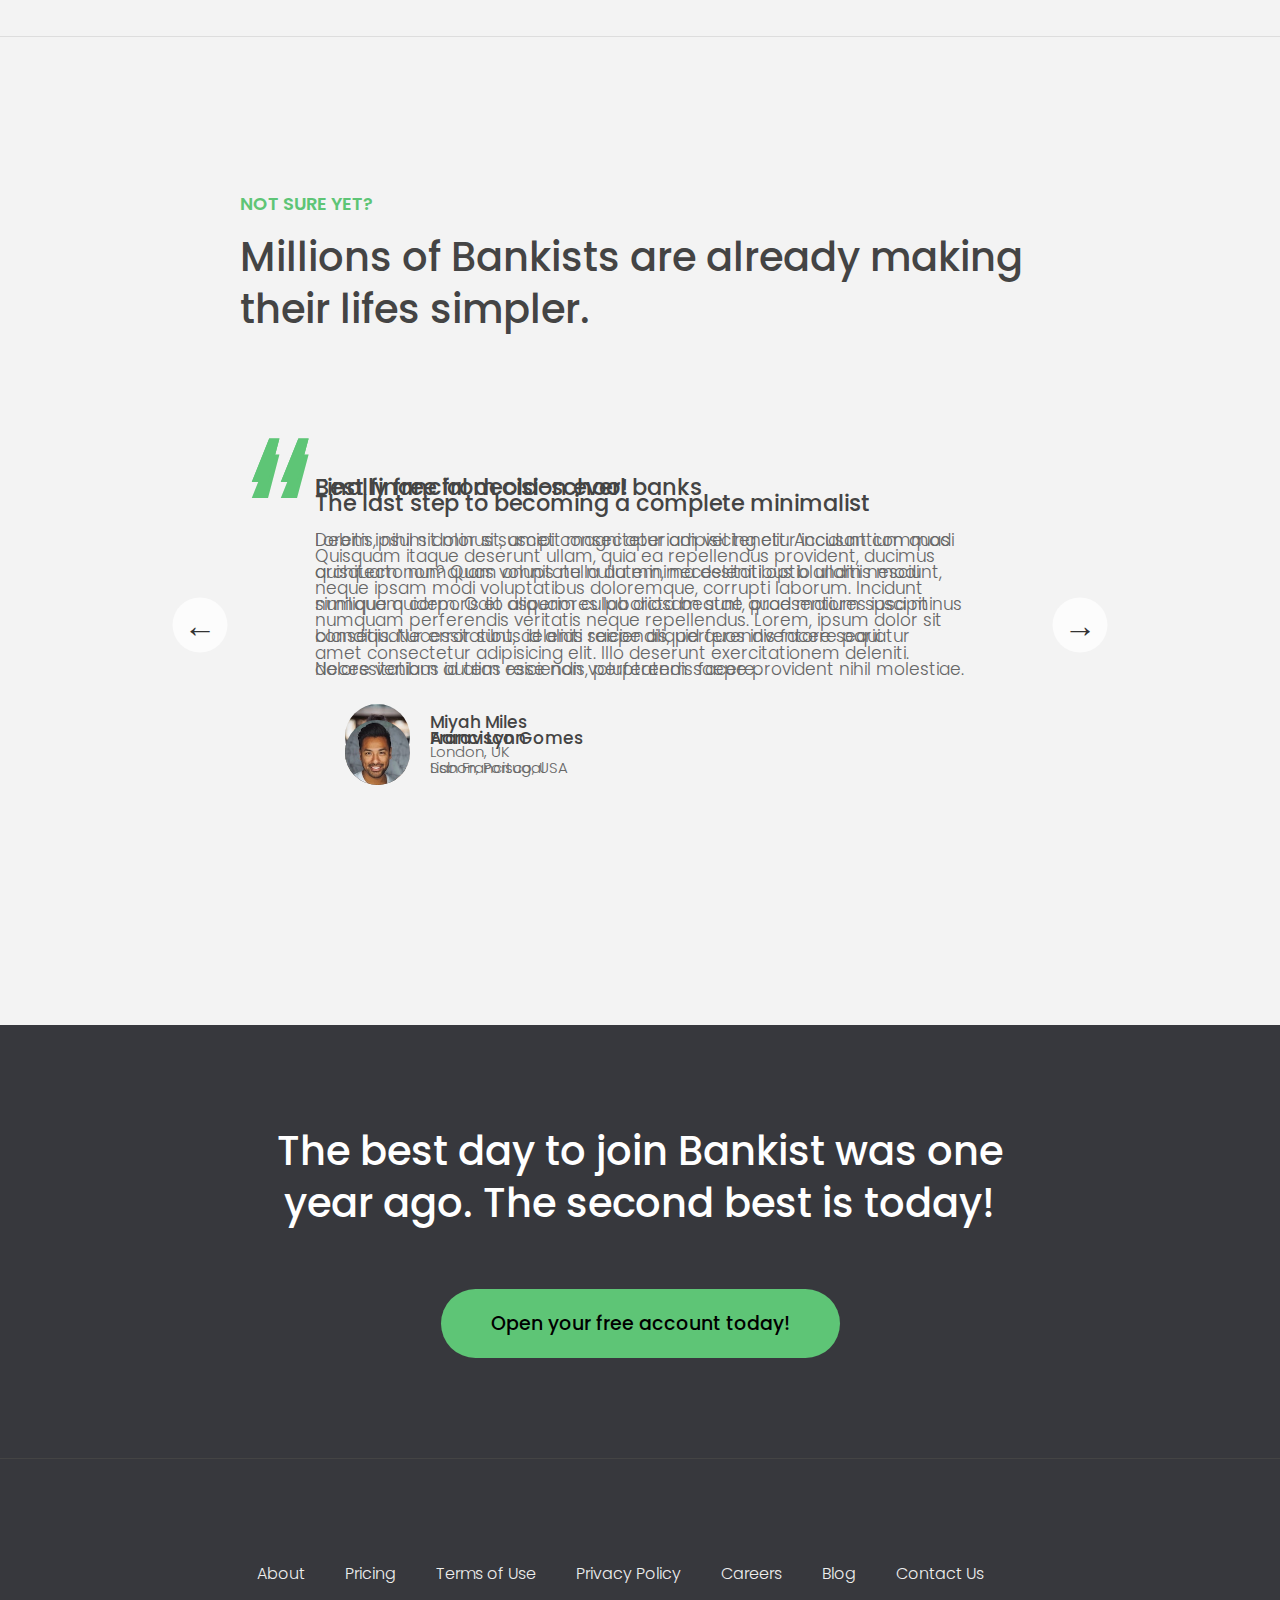
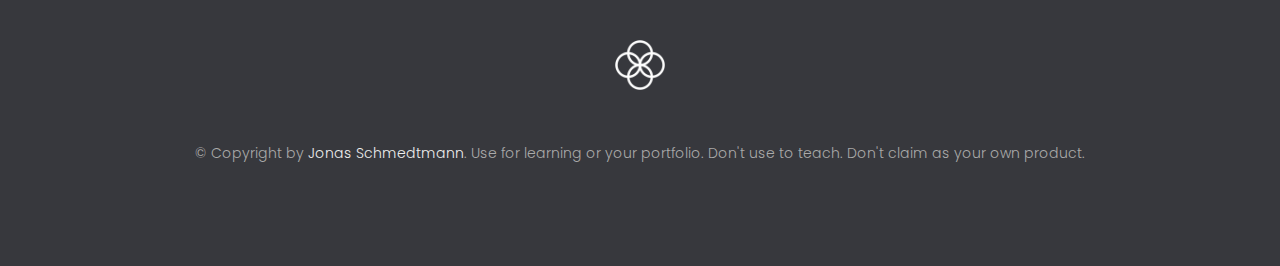
<file: 6-Advanced-DOM-Bankist/starter/index.html>
<!DOCTYPE html>
<html lang="en">
  <head>
    <meta charset="UTF-8" />
    <meta name="viewport" content="width=device-width, initial-scale=1.0" />
    <meta http-equiv="X-UA-Compatible" content="ie=edge" />
    <link rel="shortcut icon" type="image/png" href="img/icon.png" />

    <link
      href="https://fonts.googleapis.com/css?family=Poppins:300,400,500,600&display=swap"
      rel="stylesheet"
    />
    <link rel="stylesheet" href="style.css" />
    <title>Bankist</title>
  </head>
  <body>
    <!-- The First page Header  -->

    <header class="header">
      <nav class="nav">
        <img
          src="img/logo.png"
          alt="Bankist logo"
          class="nav__logo"
          id="logo"
        />
        <ul class="nav__links">
          <li class="nav__item">
            <a class="nav__link" href="#section--1">Features</a>
          </li>
          <li class="nav__item">
            <a class="nav__link" href="#section--2">Operations</a>
          </li>
          <li class="nav__item">
            <a class="nav__link" href="#section--3">Testimonials</a>
          </li>
          <li class="nav__item">
            <a class="nav__link nav__link--btn btn--show-modal" href="#"
              >Open account</a
            >
          </li>
        </ul>
      </nav>

      <div class="header__title">
        <h1>
          When
          <!-- Green highlight effect -->
          <span class="highlight">banking</span>
          meets<br />
          <span class="highlight">minimalist</span>
        </h1>
        <h4>A simpler banking experience for a simpler life.</h4>
        <button class="btn--text btn--scroll-to">Learn more &DownArrow;</button>
        <img
          src="img/hero.png"
          class="header__img"
          alt="Minimalist bank items"
        />
      </div>
    </header>

    <!-- The 2nd page  -->

    <section class="section" id="section--1">
      <div class="section__title">
        <h2 class="section__description">Features</h2>
        <h3 class="section__header">
          Everything you need in a modern bank and more.
        </h3>
      </div>

      <div class="features">
        <img
          src="img/digital-lazy.jpg"
          data-src="img/digital.jpg"
          alt="Computer"
          class="features__img lazy-img"
        />
        <div class="features__feature">
          <div class="features__icon">
            <svg>
              <use xlink:href="img/icons.svg#icon-monitor"></use>
            </svg>
          </div>
          <h5 class="features__header">100% digital bank</h5>
          <p>
            Lorem ipsum dolor sit amet consectetur adipisicing elit. Unde alias
            sint quos? Accusantium a fugiat porro reiciendis saepe quibusdam
            debitis ducimus.
          </p>
        </div>

        <div class="features__feature">
          <div class="features__icon">
            <svg>
              <use xlink:href="img/icons.svg#icon-trending-up"></use>
            </svg>
          </div>
          <h5 class="features__header">Watch your money grow</h5>
          <p>
            Nesciunt quos autem dolorum voluptates cum dolores dicta fuga
            inventore ab? Nulla incidunt eius numquam sequi iste pariatur
            quibusdam!
          </p>
        </div>
        <img
          src="img/grow-lazy.jpg"
          data-src="img/grow.jpg"
          alt="Plant"
          class="features__img lazy-img"
        />

        <img
          src="img/card-lazy.jpg"
          data-src="img/card.jpg"
          alt="Credit card"
          class="features__img lazy-img"
        />
        <div class="features__feature">
          <div class="features__icon">
            <svg>
              <use xlink:href="img/icons.svg#icon-credit-card"></use>
            </svg>
          </div>
          <h5 class="features__header">Free debit card included</h5>
          <p>
            Quasi, fugit in cumque cupiditate reprehenderit debitis animi enim
            eveniet consequatur odit quam quos possimus assumenda dicta fuga
            inventore ab.
          </p>
        </div>
      </div>
    </section>

    <section class="section" id="section--2">
      <div class="section__title">
        <h2 class="section__description">Operations</h2>
        <h3 class="section__header">
          Everything as simple as possible, but no simpler.
        </h3>
      </div>

      <div class="operations">
        <div class="operations__tab-container">
          <button
            class="btn operations__tab operations__tab--1 operations__tab--active"
            data-tab="1"
          >
            <span>01</span>Instant Transfers
          </button>
          <button class="btn operations__tab operations__tab--2" data-tab="2">
            <span>02</span>Instant Loans
          </button>
          <button class="btn operations__tab operations__tab--3" data-tab="3">
            <span>03</span>Instant Closing
          </button>
        </div>
        <div
          class="operations__content operations__content--1 operations__content--active"
        >
          <div class="operations__icon operations__icon--1">
            <svg>
              <use xlink:href="img/icons.svg#icon-upload"></use>
            </svg>
          </div>
          <h5 class="operations__header">
            Tranfser money to anyone, instantly! No fees, no BS.
          </h5>
          <p>
            Lorem ipsum dolor sit amet, consectetur adipisicing elit, sed do
            eiusmod tempor incididunt ut labore et dolore magna aliqua. Ut enim
            ad minim veniam, quis nostrud exercitation ullamco laboris nisi ut
            aliquip ex ea commodo consequat.
          </p>
        </div>

        <div class="operations__content operations__content--2">
          <div class="operations__icon operations__icon--2">
            <svg>
              <use xlink:href="img/icons.svg#icon-home"></use>
            </svg>
          </div>
          <h5 class="operations__header">
            Buy a home or make your dreams come true, with instant loans.
          </h5>
          <p>
            Duis aute irure dolor in reprehenderit in voluptate velit esse
            cillum dolore eu fugiat nulla pariatur. Excepteur sint occaecat
            cupidatat non proident, sunt in culpa qui officia deserunt mollit
            anim id est laborum.
          </p>
        </div>
        <div class="operations__content operations__content--3">
          <div class="operations__icon operations__icon--3">
            <svg>
              <use xlink:href="img/icons.svg#icon-user-x"></use>
            </svg>
          </div>
          <h5 class="operations__header">
            No longer need your account? No problem! Close it instantly.
          </h5>
          <p>
            Excepteur sint occaecat cupidatat non proident, sunt in culpa qui
            officia deserunt mollit anim id est laborum. Ut enim ad minim
            veniam, quis nostrud exercitation ullamco laboris nisi ut aliquip ex
            ea commodo consequat.
          </p>
        </div>
      </div>
    </section>

    <section class="section" id="section--3">
      <div class="section__title section__title--testimonials">
        <h2 class="section__description">Not sure yet?</h2>
        <h3 class="section__header">
          Millions of Bankists are already making their lifes simpler.
        </h3>
      </div>

      <div class="slider">
        <div class="slide slide--1">
          <div class="testimonial">
            <h5 class="testimonial__header">Best financial decision ever!</h5>
            <blockquote class="testimonial__text">
              Lorem ipsum dolor sit, amet consectetur adipisicing elit.
              Accusantium quas quisquam non? Quas voluptate nulla minima
              deleniti optio ullam nesciunt, numquam corporis et asperiores
              laboriosam sunt, praesentium suscipit blanditiis. Necessitatibus
              id alias reiciendis, perferendis facere pariatur dolore veniam
              autem esse non voluptatem saepe provident nihil molestiae.
            </blockquote>
            <address class="testimonial__author">
              <img src="img/user-1.jpg" alt="" class="testimonial__photo" />
              <h6 class="testimonial__name">Aarav Lynn</h6>
              <p class="testimonial__location">San Francisco, USA</p>
            </address>
          </div>
        </div>

        <div class="slide slide--2">
          <div class="testimonial">
            <h5 class="testimonial__header">
              The last step to becoming a complete minimalist
            </h5>
            <blockquote class="testimonial__text">
              Quisquam itaque deserunt ullam, quia ea repellendus provident,
              ducimus neque ipsam modi voluptatibus doloremque, corrupti
              laborum. Incidunt numquam perferendis veritatis neque repellendus.
              Lorem, ipsum dolor sit amet consectetur adipisicing elit. Illo
              deserunt exercitationem deleniti.
            </blockquote>
            <address class="testimonial__author">
              <img src="img/user-2.jpg" alt="" class="testimonial__photo" />
              <h6 class="testimonial__name">Miyah Miles</h6>
              <p class="testimonial__location">London, UK</p>
            </address>
          </div>
        </div>

        <div class="slide slide--3">
          <div class="testimonial">
            <h5 class="testimonial__header">
              Finally free from old-school banks
            </h5>
            <blockquote class="testimonial__text">
              Debitis, nihil sit minus suscipit magni aperiam vel tenetur
              incidunt commodi architecto numquam omnis nulla autem,
              necessitatibus blanditiis modi similique quidem. Odio aliquam
              culpa dicta beatae quod maiores ipsa minus consequatur error sunt,
              deleniti saepe aliquid quos inventore sequi. Necessitatibus id
              alias reiciendis, perferendis facere.
            </blockquote>
            <address class="testimonial__author">
              <img src="img/user-3.jpg" alt="" class="testimonial__photo" />
              <h6 class="testimonial__name">Francisco Gomes</h6>
              <p class="testimonial__location">Lisbon, Portugal</p>
            </address>
          </div>
        </div>

        <!-- <div class="slide"><img src="img/img-1.jpg" alt="Photo 1" /></div>
        <div class="slide"><img src="img/img-2.jpg" alt="Photo 2" /></div>
        <div class="slide"><img src="img/img-3.jpg" alt="Photo 3" /></div>
        <div class="slide"><img src="img/img-4.jpg" alt="Photo 4" /></div> -->
        <button class="slider__btn slider__btn--left">&larr;</button>
        <button class="slider__btn slider__btn--right">&rarr;</button>
        <div class="dots"></div>
      </div>
    </section>

    <section class="section section--sign-up">
      <div class="section__title">
        <h3 class="section__header">
          The best day to join Bankist was one year ago. The second best is
          today!
        </h3>
      </div>
      <button class="btn btn--show-modal">Open your free account today!</button>
    </section>

    <!-- The footer page  -->

    <footer class="footer">
      <ul class="footer__nav">
        <li class="footer__item">
          <a class="footer__link" href="#">About</a>
        </li>
        <li class="footer__item">
          <a class="footer__link" href="#">Pricing</a>
        </li>
        <li class="footer__item">
          <a class="footer__link" href="#">Terms of Use</a>
        </li>
        <li class="footer__item">
          <a class="footer__link" href="#">Privacy Policy</a>
        </li>
        <li class="footer__item">
          <a class="footer__link" href="#">Careers</a>
        </li>
        <li class="footer__item">
          <a class="footer__link" href="#">Blog</a>
        </li>
        <li class="footer__item">
          <a class="footer__link" href="#">Contact Us</a>
        </li>
      </ul>
      <img src="img/icon.png" alt="Logo" class="footer__logo" />
      <p class="footer__copyright">
        &copy; Copyright by
        <a
          class="footer__link twitter-link"
          target="_blank"
          href="https://twitter.com/jonasschmedtman"
          >Jonas Schmedtmann</a
        >. Use for learning or your portfolio. Don't use to teach. Don't claim
        as your own product.
      </p>
    </footer>

    <!-- The Pop Up window page  -->

    <div class="modal hidden">
      <button class="btn--close-modal">&times;</button>

      <h2 class="modal__header">
        Open your bank account <br />
        in just <span class="highlight">5 minutes</span>
      </h2>

      <form class="modal__form">
        <label>First Name</label>
        <input type="text" />
        <label>Last Name</label>
        <input type="text" />
        <label>Email Address</label>
        <input type="email" />
        <button class="btn">Next step &rarr;</button>
      </form>
    </div>

    <div class="overlay hidden"></div>

    <script src="script.js"></script>
    <script src="./learning.js"></script>
  </body>
</html>
</file>
<file: 3-ArraysInDepth/style.css>
/* <!--- nice way to start our project ---> */
*,
*::before,
*::after {
  margin: 0;
  box-sizing: inherit;
}

html {
  font-size: 62.5%;
  box-sizing: border-box;
}

body {
  font-family: 'Poppins', sans-serif;
  color: #444;
  background-color: #f3f3f3;
  height: 100vh;
  padding: 2rem 5rem;
}
/* <!--- End General setting ---> */

/* <!--- start nav bar ---> */
nav {
  display: flex;
  justify-content: space-between;
  align-items: center;
  padding: 0 2rem 0 0 ;
}

nav .welcome {
  font-size: 1.9rem;
  font-weight: 500;
}

nav .logo {
  height: 5.25rem;
}

nav .login {
  display: flex;
}

.login__input {
  padding: 0.5rem 2rem;
  font-size: 1.6rem;
  font-family: inherit;
  text-align: center;
  width: 12rem;
  border-radius: 10rem;
  margin-right: 1rem;
  color: inherit;
  border: 1px solid #fff;
  transition: all 0.3s;
}

.login__input:focus {
  outline: none;
  border: 1px solid #ccc;
}

.login__input::placeholder {
  color: #bbb;
}

.login__btn {
  border: none;
  background: none;
  font-size: 2.2rem;
  color: inherit;
  cursor: pointer;
  transition: all 0.3s;
}

.login__btn:hover,
.login__btn:focus,
.btn--sort:hover,
.btn--sort:focus {
  outline: none;
  color: #777;
}
/* <!--- End nav bar ---> */

/* <!--- start Main ---> */
.app {
  position: relative;
  width: 100%;
  margin: 4rem auto;
  display: grid;
  grid-template-columns: 5fr 3fr;
  grid-template-rows: auto repeat(3, 15rem) auto;
  gap: 2rem;
  /* creating the fade in/out anumation */
  opacity: 0;
  transition: all 1s;
}
/* <!--- start balance ---> */
.balance {
  grid-column: 1 / span 2;
  display: flex;
  align-items: center;
  justify-content: space-between;
  margin-bottom: 2rem;
  height: 100%;
}

.balance__label {
  font-size: 2.2rem;
  font-weight: 500;
  margin-bottom: -0.2rem;
}

.balance__date {
  font-size: 1.4rem;
  color: #888;
}

.balance__value {
  font-size: 4.5rem;
  font-weight: 400;
}
/* <!--- End balance ---> */

/* <!--- start Movments ---> */
.movements {
  grid-row: 2 / span 3;
  background-color: #fff;
  border-radius: 1rem;
  overflow: scroll;
}

.movements__row {
  padding: 2.25rem 4rem;
  display: flex;
  align-items: center;
  border-bottom: 1px solid #eee;
}

.movements__type {
  font-size: 1.1rem;
  text-transform: uppercase;
  font-weight: 500;
  color: #fff;
  padding: 0.1rem 1rem;
  border-radius: 10rem;
  margin-right: 2rem;
}

.movements__date {
  font-size: 1.1rem;
  text-transform: uppercase;
  font-weight: 500;
  color: #666;
}

.movements__value {
  font-size: 1.7rem;
  margin-left: auto;
}

.movements__type--deposit {
  background-image: linear-gradient(to top left, #39b385, #9be15d);
}

.movements__type--withdrawal {
  background-image: linear-gradient(to top left, #e52a5a, #ff585f);
}
/* <!--- End Movments ---> */

/* <!--- start SUMMARY ---> */
.summary {
  grid-row: 5 / 6;
  display: flex;
  align-items: baseline;
  padding: 0 0.3rem;
  margin-top: 1rem;
}

.summary__label {
  font-size: 1.2rem;
  font-weight: 500;
  text-transform: uppercase;
  margin-right: 0.8rem;
}

.summary__value {
  font-size: 2.2rem;
  margin-right: 2.5rem;
}

.summary__value--in,
.summary__value--interest {
  color: #66c873;
}

.summary__value--out {
  color: #f5465d;
}
/* <!--- End SUMMARY ---> */

.btn--sort {
  margin-left: auto;
  border: none;
  background: none;
  font-size: 1.3rem;
  font-weight: 500;
  cursor: pointer;
}

/* OPERATIONS */
.operation {
  border-radius: 1rem;
  padding: 3rem 4rem;
  color: #333;
}

.operation--transfer {
  background-image: linear-gradient(to top left, #ffb003, #ffcb03);
}

.operation--loan {
  background-image: linear-gradient(to top left, #39b385, #9be15d);
}

.operation--close {
  background-image: linear-gradient(to top left, #e52a5a, #ff585f);
}

h2 {
  margin-bottom: 1.5rem;
  font-size: 1.7rem;
  font-weight: 600;
  color: #333;
}

.form {
  display: grid;
  grid-template-columns: 2.5fr 2.5fr 1fr;
  grid-template-rows: auto auto;
  gap: 0.4rem 1rem;
}

/* Exceptions for interst */
.form.form--loan {
  grid-template-columns: 2.5fr 1fr 2.5fr;
}
.form__label--loan {
  grid-row: 2;
}
/* End exceptions */

.form__input {
  width: 100%;
  border: none;
  background-color: rgba(255, 255, 255, 0.4);
  font-family: inherit;
  font-size: 1.5rem;
  text-align: center;
  color: #333;
  padding: 0.3rem 1rem;
  border-radius: 0.7rem;
  transition: all 0.3s;
}

.form__input:focus {
  outline: none;
  background-color: rgba(255, 255, 255, 0.6);
}

.form__label {
  font-size: 1.3rem;
  text-align: center;
}

.form__btn {
  border: none;
  border-radius: 0.7rem;
  font-size: 1.8rem;
  background-color: #fff;
  cursor: pointer;
  transition: all 0.3s;
}

.form__btn:focus {
  outline: none;
  background-color: rgba(255, 255, 255, 0.8);
}

.logout-timer {
  padding: 0 0.3rem;
  margin-top: 1.9rem;
  text-align: right;
  font-size: 1.25rem;
}

.timer {
  font-weight: 600;
}
</file>
<file: 3-Arrays-Bankist/starter/style.css>
/*
 * Use this CSS to learn some intersting techniques,
 * in case you're wondering how I built the UI.
 * Have fun! 😁
 */
/* <!--- nice way to start our project ---> */
*,
*::before,
*::after {
  margin: 0;
  box-sizing: inherit;
}

html {
  font-size: 62.5%;
  box-sizing: border-box;
}

body {
  font-family: 'Poppins', sans-serif;
  color: #444;
  background-color: #f3f3f3;
  height: 100vh;
  padding: 2rem 5rem;
}
/* <!--- End General setting ---> */

/* <!--- start nav bar ---> */
nav {
  display: flex;
  justify-content: space-between;
  align-items: center;
  padding: 0 2rem 0 0 ;
}

nav .welcome {
  font-size: 1.9rem;
  font-weight: 500;
}

nav .logo {
  height: 5.25rem;
}

nav .login {
  display: flex;
}

.login__input {
  padding: 0.5rem 2rem;
  font-size: 1.6rem;
  font-family: inherit;
  text-align: center;
  width: 12rem;
  border-radius: 10rem;
  margin-right: 1rem;
  color: inherit;
  border: 1px solid #fff;
  transition: all 0.3s;
}

.login__input:focus {
  outline: none;
  border: 1px solid #ccc;
}

.login__input::placeholder {
  color: #bbb;
}

.login__btn {
  border: none;
  background: none;
  font-size: 2.2rem;
  color: inherit;
  cursor: pointer;
  transition: all 0.3s;
}

.login__btn:hover,
.login__btn:focus,
.btn--sort:hover,
.btn--sort:focus {
  outline: none;
  color: #777;
}
/* <!--- End nav bar ---> */

/* <!--- start Main ---> */
.app {
  position: relative;
  width: 100%;
  margin: 4rem auto;
  display: grid;
  grid-template-columns: 5fr 3fr;
  grid-template-rows: auto repeat(3, 15rem) auto;
  gap: 2rem;
  /* creating the fade in/out anumation */
  opacity: 0;
  transition: all 1s;
}
/* <!--- start balance ---> */
.balance {
  grid-column: 1 / span 2;
  display: flex;
  align-items: center;
  justify-content: space-between;
  margin-bottom: 2rem;
  height: 100%;
}

.balance__label {
  font-size: 2.2rem;
  font-weight: 500;
  margin-bottom: -0.2rem;
}

.balance__date {
  font-size: 1.4rem;
  color: #888;
}

.balance__value {
  font-size: 4.5rem;
  font-weight: 400;
}
/* <!--- End balance ---> */

/* <!--- start Movments ---> */
.movements {
  grid-row: 2 / span 3;
  background-color: #fff;
  border-radius: 1rem;
  overflow: scroll;
}

.movements__row {
  padding: 2.25rem 4rem;
  display: flex;
  align-items: center;
  border-bottom: 1px solid #eee;
}

.movements__type {
  font-size: 1.1rem;
  text-transform: uppercase;
  font-weight: 500;
  color: #fff;
  padding: 0.1rem 1rem;
  border-radius: 10rem;
  margin-right: 2rem;
}

.movements__date {
  font-size: 1.1rem;
  text-transform: uppercase;
  font-weight: 500;
  color: #666;
}

.movements__value {
  font-size: 1.7rem;
  margin-left: auto;
}

.movements__type--deposit {
  background-image: linear-gradient(to top left, #39b385, #9be15d);
}

.movements__type--withdrawal {
  background-image: linear-gradient(to top left, #e52a5a, #ff585f);
}
/* <!--- End Movments ---> */

/* <!--- start SUMMARY ---> */
.summary {
  grid-row: 5 / 6;
  display: flex;
  align-items: baseline;
  padding: 0 0.3rem;
  margin-top: 1rem;
}

.summary__label {
  font-size: 1.2rem;
  font-weight: 500;
  text-transform: uppercase;
  margin-right: 0.8rem;
}

.summary__value {
  font-size: 2.2rem;
  margin-right: 2.5rem;
}

.summary__value--in,
.summary__value--interest {
  color: #66c873;
}

.summary__value--out {
  color: #f5465d;
}
/* <!--- End SUMMARY ---> */

.btn--sort {
  margin-left: auto;
  border: none;
  background: none;
  font-size: 1.3rem;
  font-weight: 500;
  cursor: pointer;
}

/* OPERATIONS */
.operation {
  border-radius: 1rem;
  padding: 3rem 4rem;
  color: #333;
}

.operation--transfer {
  background-image: linear-gradient(to top left, #ffb003, #ffcb03);
}

.operation--loan {
  background-image: linear-gradient(to top left, #39b385, #9be15d);
}

.operation--close {
  background-image: linear-gradient(to top left, #e52a5a, #ff585f);
}

h2 {
  margin-bottom: 1.5rem;
  font-size: 1.7rem;
  font-weight: 600;
  color: #333;
}

.form {
  display: grid;
  grid-template-columns: 2.5fr 2.5fr 1fr;
  grid-template-rows: auto auto;
  gap: 0.4rem 1rem;
}

/* Exceptions for interst */
.form.form--loan {
  grid-template-columns: 2.5fr 1fr 2.5fr;
}
.form__label--loan {
  grid-row: 2;
}
/* End exceptions */

.form__input {
  width: 100%;
  border: none;
  background-color: rgba(255, 255, 255, 0.4);
  font-family: inherit;
  font-size: 1.5rem;
  text-align: center;
  color: #333;
  padding: 0.3rem 1rem;
  border-radius: 0.7rem;
  transition: all 0.3s;
}

.form__input:focus {
  outline: none;
  background-color: rgba(255, 255, 255, 0.6);
}

.form__label {
  font-size: 1.3rem;
  text-align: center;
}

.form__btn {
  border: none;
  border-radius: 0.7rem;
  font-size: 1.8rem;
  background-color: #fff;
  cursor: pointer;
  transition: all 0.3s;
}

.form__btn:focus {
  outline: none;
  background-color: rgba(255, 255, 255, 0.8);
}

.logout-timer {
  padding: 0 0.3rem;
  margin-top: 1.9rem;
  text-align: right;
  font-size: 1.25rem;
}

.timer {
  font-weight: 600;
}
</file>
<file: 6-Advanced-DOM-Bankist/final/style.css>
/* The page is NOT responsive. You can implement responsiveness yourself if you wanna have some fun 😃 */

:root {
  --color-primary: #5ec576;
  --color-secondary: #ffcb03;
  --color-tertiary: #ff585f;
  --color-primary-darker: #4bbb7d;
  --color-secondary-darker: #ffbb00;
  --color-tertiary-darker: #fd424b;
  --color-primary-opacity: #5ec5763a;
  --color-secondary-opacity: #ffcd0331;
  --color-tertiary-opacity: #ff58602d;
  --gradient-primary: linear-gradient(to top left, #39b385, #9be15d);
  --gradient-secondary: linear-gradient(to top left, #ffb003, #ffcb03);
}

* {
  margin: 0;
  padding: 0;
  box-sizing: inherit;
}

html {
  font-size: 62.5%;
  box-sizing: border-box;
}

body {
  font-family: 'Poppins', sans-serif;
  font-weight: 300;
  color: #444;
  line-height: 1.9;
  background-color: #f3f3f3;
}

/* GENERAL ELEMENTS */
.section {
  padding: 15rem 3rem;
  border-top: 1px solid #ddd;

  transition: transform 1s, opacity 1s;
}

.section--hidden {
  opacity: 0;
  transform: translateY(8rem);
}

.section__title {
  max-width: 80rem;
  margin: 0 auto 8rem auto;
}

.section__description {
  font-size: 1.8rem;
  font-weight: 600;
  text-transform: uppercase;
  color: var(--color-primary);
  margin-bottom: 1rem;
}

.section__header {
  font-size: 4rem;
  line-height: 1.3;
  font-weight: 500;
}

.btn {
  display: inline-block;
  background-color: var(--color-primary);
  font-size: 1.6rem;
  font-family: inherit;
  font-weight: 500;
  border: none;
  padding: 1.25rem 4.5rem;
  border-radius: 10rem;
  cursor: pointer;
  transition: all 0.3s;
}

.btn:hover {
  background-color: var(--color-primary-darker);
}

.btn--text {
  display: inline-block;
  background: none;
  font-size: 1.7rem;
  font-family: inherit;
  font-weight: 500;
  color: var(--color-primary);
  border: none;
  border-bottom: 1px solid currentColor;
  padding-bottom: 2px;
  cursor: pointer;
  transition: all 0.3s;
}

p {
  color: #666;
}

/* This is BAD for accessibility! Don't do in the real world! */
button:focus {
  outline: none;
}

img {
  transition: filter 0.5s;
}

.lazy-img {
  filter: blur(20px);
}

/* NAVIGATION */
.nav {
  display: flex;
  justify-content: space-between;
  align-items: center;
  height: 9rem;
  width: 100%;
  padding: 0 6rem;
  z-index: 100;
}

/* nav and stickly class at the same time */
.nav.sticky {
  position: fixed;
  background-color: rgba(255, 255, 255, 0.95);
}

.nav__logo {
  height: 4.5rem;
  transition: all 0.3s;
}

.nav__links {
  display: flex;
  align-items: center;
  list-style: none;
}

.nav__item {
  margin-left: 4rem;
}

.nav__link:link,
.nav__link:visited {
  font-size: 1.7rem;
  font-weight: 400;
  color: inherit;
  text-decoration: none;
  display: block;
  transition: all 0.3s;
}

.nav__link--btn:link,
.nav__link--btn:visited {
  padding: 0.8rem 2.5rem;
  border-radius: 3rem;
  background-color: var(--color-primary);
  color: #222;
}

.nav__link--btn:hover,
.nav__link--btn:active {
  color: inherit;
  background-color: var(--color-primary-darker);
  color: #333;
}

/* HEADER */
.header {
  padding: 0 3rem;
  height: 100vh;
  display: flex;
  flex-direction: column;
  align-items: center;
}

.header__title {
  flex: 1;

  max-width: 115rem;
  display: grid;
  grid-template-columns: 3fr 2fr;
  row-gap: 3rem;
  align-content: center;
  justify-content: center;

  align-items: start;
  justify-items: start;
}

h1 {
  font-size: 5.5rem;
  line-height: 1.35;
}

h4 {
  font-size: 2.4rem;
  font-weight: 500;
}

.header__img {
  width: 100%;
  grid-column: 2 / 3;
  grid-row: 1 / span 4;
  transform: translateY(-6rem);
}

.highlight {
  position: relative;
}

.highlight::after {
  display: block;
  content: '';
  position: absolute;
  bottom: 0;
  left: 0;
  height: 100%;
  width: 100%;
  z-index: -1;
  opacity: 0.7;
  transform: scale(1.07, 1.05) skewX(-15deg);
  background-image: var(--gradient-primary);
}

/* FEATURES */
.features {
  display: grid;
  grid-template-columns: 1fr 1fr;
  gap: 4rem;
  margin: 0 12rem;
}

.features__img {
  width: 100%;
}

.features__feature {
  align-self: center;
  justify-self: center;
  width: 70%;
  font-size: 1.5rem;
}

.features__icon {
  display: flex;
  align-items: center;
  justify-content: center;
  background-color: var(--color-primary-opacity);
  height: 5.5rem;
  width: 5.5rem;
  border-radius: 50%;
  margin-bottom: 2rem;
}

.features__icon svg {
  height: 2.5rem;
  width: 2.5rem;
  fill: var(--color-primary);
}

.features__header {
  font-size: 2rem;
  margin-bottom: 1rem;
}

/* OPERATIONS */
.operations {
  max-width: 100rem;
  margin: 12rem auto 0 auto;

  background-color: #fff;
}

.operations__tab-container {
  display: flex;
  justify-content: center;
}

.operations__tab {
  margin-right: 2.5rem;
  transform: translateY(-50%);
}

.operations__tab span {
  margin-right: 1rem;
  font-weight: 600;
  display: inline-block;
}

.operations__tab--1 {
  background-color: var(--color-secondary);
}

.operations__tab--1:hover {
  background-color: var(--color-secondary-darker);
}

.operations__tab--3 {
  background-color: var(--color-tertiary);
  margin: 0;
}

.operations__tab--3:hover {
  background-color: var(--color-tertiary-darker);
}

.operations__tab--active {
  transform: translateY(-66%);
}

.operations__content {
  display: none;

  /* JUST PRESENTATIONAL */
  font-size: 1.7rem;
  padding: 2.5rem 7rem 6.5rem 7rem;
}

.operations__content--active {
  display: grid;
  grid-template-columns: 7rem 1fr;
  column-gap: 3rem;
  row-gap: 0.5rem;
}

.operations__header {
  font-size: 2.25rem;
  font-weight: 500;
  align-self: center;
}

.operations__icon {
  display: flex;
  align-items: center;
  justify-content: center;
  height: 7rem;
  width: 7rem;
  border-radius: 50%;
}

.operations__icon svg {
  height: 2.75rem;
  width: 2.75rem;
}

.operations__content p {
  grid-column: 2;
}

.operations__icon--1 {
  background-color: var(--color-secondary-opacity);
}
.operations__icon--2 {
  background-color: var(--color-primary-opacity);
}
.operations__icon--3 {
  background-color: var(--color-tertiary-opacity);
}
.operations__icon--1 svg {
  fill: var(--color-secondary-darker);
}
.operations__icon--2 svg {
  fill: var(--color-primary);
}
.operations__icon--3 svg {
  fill: var(--color-tertiary);
}

/* SLIDER */
.slider {
  max-width: 100rem;
  height: 50rem;
  margin: 0 auto;
  position: relative;

  /* IN THE END */
  overflow: hidden;
}

.slide {
  position: absolute;
  top: 0;
  width: 100%;
  height: 50rem;

  display: flex;
  align-items: center;
  justify-content: center;

  /* THIS creates the animation! */
  transition: transform 1s;
}

.slide > img {
  /* Only for images that have different size than slide */
  width: 100%;
  height: 100%;
  object-fit: cover;
}

.slider__btn {
  position: absolute;
  top: 50%;
  z-index: 10;

  border: none;
  background: rgba(255, 255, 255, 0.7);
  font-family: inherit;
  color: #333;
  border-radius: 50%;
  height: 5.5rem;
  width: 5.5rem;
  font-size: 3.25rem;
  cursor: pointer;
}

.slider__btn--left {
  left: 6%;
  transform: translate(-50%, -50%);
}

.slider__btn--right {
  right: 6%;
  transform: translate(50%, -50%);
}

.dots {
  position: absolute;
  bottom: 5%;
  left: 50%;
  transform: translateX(-50%);
  display: flex;
}

.dots__dot {
  border: none;
  background-color: #b9b9b9;
  opacity: 0.7;
  height: 1rem;
  width: 1rem;
  border-radius: 50%;
  margin-right: 1.75rem;
  cursor: pointer;
  transition: all 0.5s;

  /* Only necessary when overlying images */
  /* box-shadow: 0 0.6rem 1.5rem rgba(0, 0, 0, 0.7); */
}

.dots__dot:last-child {
  margin: 0;
}

.dots__dot--active {
  /* background-color: #fff; */
  background-color: #888;
  opacity: 1;
}

/* TESTIMONIALS */
.testimonial {
  width: 65%;
  position: relative;
}

.testimonial::before {
  content: '\201C';
  position: absolute;
  top: -5.7rem;
  left: -6.8rem;
  line-height: 1;
  font-size: 20rem;
  font-family: inherit;
  color: var(--color-primary);
  z-index: -1;
}

.testimonial__header {
  font-size: 2.25rem;
  font-weight: 500;
  margin-bottom: 1.5rem;
}

.testimonial__text {
  font-size: 1.7rem;
  margin-bottom: 3.5rem;
  color: #666;
}

.testimonial__author {
  margin-left: 3rem;
  font-style: normal;

  display: grid;
  grid-template-columns: 6.5rem 1fr;
  column-gap: 2rem;
}

.testimonial__photo {
  grid-row: 1 / span 2;
  width: 6.5rem;
  border-radius: 50%;
}

.testimonial__name {
  font-size: 1.7rem;
  font-weight: 500;
  align-self: end;
  margin: 0;
}

.testimonial__location {
  font-size: 1.5rem;
}

.section__title--testimonials {
  margin-bottom: 4rem;
}

/* SIGNUP */
.section--sign-up {
  background-color: #37383d;
  border-top: none;
  border-bottom: 1px solid #444;
  text-align: center;
  padding: 10rem 3rem;
}

.section--sign-up .section__header {
  color: #fff;
  text-align: center;
}

.section--sign-up .section__title {
  margin-bottom: 6rem;
}

.section--sign-up .btn {
  font-size: 1.9rem;
  padding: 2rem 5rem;
}

/* FOOTER */
.footer {
  padding: 10rem 3rem;
  background-color: #37383d;
}

.footer__nav {
  list-style: none;
  display: flex;
  justify-content: center;
  margin-bottom: 5rem;
}

.footer__item {
  margin-right: 4rem;
}

.footer__link {
  font-size: 1.6rem;
  color: #eee;
  text-decoration: none;
}

.footer__logo {
  height: 5rem;
  display: block;
  margin: 0 auto;
  margin-bottom: 5rem;
}

.footer__copyright {
  font-size: 1.4rem;
  color: #aaa;
  text-align: center;
}

.footer__copyright .footer__link {
  font-size: 1.4rem;
}

/* MODAL WINDOW */
.modal {
  position: fixed;
  top: 50%;
  left: 50%;
  transform: translate(-50%, -50%);
  max-width: 60rem;
  background-color: #f3f3f3;
  padding: 5rem 6rem;
  box-shadow: 0 4rem 6rem rgba(0, 0, 0, 0.3);
  z-index: 1000;
  transition: all 0.5s;
}

.overlay {
  position: fixed;
  top: 0;
  left: 0;
  width: 100%;
  height: 100%;
  background-color: rgba(0, 0, 0, 0.5);
  backdrop-filter: blur(4px);
  z-index: 100;
  transition: all 0.5s;
}

.modal__header {
  font-size: 3.25rem;
  margin-bottom: 4.5rem;
  line-height: 1.5;
}

.modal__form {
  margin: 0 3rem;
  display: grid;
  grid-template-columns: 1fr 2fr;
  align-items: center;
  gap: 2.5rem;
}

.modal__form label {
  font-size: 1.7rem;
  font-weight: 500;
}

.modal__form input {
  font-size: 1.7rem;
  padding: 1rem 1.5rem;
  border: 1px solid #ddd;
  border-radius: 0.5rem;
}

.modal__form button {
  grid-column: 1 / span 2;
  justify-self: center;
  margin-top: 1rem;
}

.btn--close-modal {
  font-family: inherit;
  color: inherit;
  position: absolute;
  top: 0.5rem;
  right: 2rem;
  font-size: 4rem;
  cursor: pointer;
  border: none;
  background: none;
}

.hidden {
  visibility: hidden;
  opacity: 0;
}

/* COOKIE MESSAGE */
.cookie-message {
  display: flex;
  align-items: center;
  justify-content: space-evenly;
  width: 100%;
  background-color: white;
  color: #bbb;
  font-size: 1.5rem;
  font-weight: 400;
}
</file>
<file: 6-Advanced-DOM-Bankist/starter/style.css>
/* The page is NOT responsive. You can implement responsiveness yourself if you wanna have some fun 😃 */

:root {
  --color-primary: #5ec576;
  --color-secondary: #ffcb03;
  --color-tertiary: #ff585f;
  --color-primary-darker: #4bbb7d;
  --color-secondary-darker: #ffbb00;
  --color-tertiary-darker: #fd424b;
  --color-primary-opacity: #5ec5763a;
  --color-secondary-opacity: #ffcd0331;
  --color-tertiary-opacity: #ff58602d;
  --gradient-primary: linear-gradient(to top left, #39b385, #9be15d);
  --gradient-secondary: linear-gradient(to top left, #ffb003, #ffcb03);
}

* {
  margin: 0;
  padding: 0;
  box-sizing: inherit;
}

html {
  font-size: 62.5%;
  box-sizing: border-box;
}

body {
  font-family: 'Poppins', sans-serif;
  font-weight: 300;
  color: #444;
  line-height: 1.9;
  background-color: #f3f3f3;
}

/* GENERAL ELEMENTS */
.section {
  padding: 15rem 3rem;
  border-top: 1px solid #ddd;

  transition: transform 1s, opacity 1s;
}

.section--hidden {
  opacity: 0;
  transform: translateY(8rem);
}

.section__title {
  max-width: 80rem;
  margin: 0 auto 8rem auto;
}

.section__description {
  font-size: 1.8rem;
  font-weight: 600;
  text-transform: uppercase;
  color: var(--color-primary);
  margin-bottom: 1rem;
}

.section__header {
  font-size: 4rem;
  line-height: 1.3;
  font-weight: 500;
}

.btn {
  display: inline-block;
  background-color: var(--color-primary);
  font-size: 1.6rem;
  font-family: inherit;
  font-weight: 500;
  border: none;
  padding: 1.25rem 4.5rem;
  border-radius: 10rem;
  cursor: pointer;
  transition: all 0.3s;
}

.btn:hover {
  background-color: var(--color-primary-darker);
}

.btn--text {
  display: inline-block;
  background: none;
  font-size: 1.7rem;
  font-family: inherit;
  font-weight: 500;
  color: var(--color-primary);
  border: none;
  border-bottom: 1px solid currentColor;
  padding-bottom: 2px;
  cursor: pointer;
  transition: all 0.3s;
}

p {
  color: #666;
}

/* This is BAD for accessibility! Don't do in the real world! */
button:focus {
  outline: none;
}

img {
  transition: filter 0.5s;
}

.lazy-img {
  filter: blur(20px);
}

/* NAVIGATION */
.nav {
  display: flex;
  justify-content: space-between;
  align-items: center;
  height: 9rem;
  width: 100%;
  padding: 0 6rem;
  z-index: 100;
}

/* nav and stickly class at the same time */
.nav.sticky {
  position: fixed;
  background-color: rgba(255, 255, 255, 0.95);
}

.nav__logo {
  height: 4.5rem;
  transition: all 0.3s;
}

.nav__links {
  display: flex;
  align-items: center;
  list-style: none;
}

.nav__item {
  margin-left: 4rem;
}

.nav__link:link,
.nav__link:visited {
  font-size: 1.7rem;
  font-weight: 400;
  color: inherit;
  text-decoration: none;
  display: block;
  transition: all 0.3s;
}

.nav__link--btn:link,
.nav__link--btn:visited {
  padding: 0.8rem 2.5rem;
  border-radius: 3rem;
  background-color: var(--color-primary);
  color: #222;
}

.nav__link--btn:hover,
.nav__link--btn:active {
  color: inherit;
  background-color: var(--color-primary-darker);
  color: #333;
}

/* HEADER */
.header {
  padding: 0 3rem;
  height: 100vh;
  display: flex;
  flex-direction: column;
  align-items: center;
}

.header__title {
  flex: 1;

  max-width: 115rem;
  display: grid;
  grid-template-columns: 3fr 2fr;
  row-gap: 3rem;
  align-content: center;
  justify-content: center;

  align-items: start;
  justify-items: start;
}

h1 {
  font-size: 5.5rem;
  line-height: 1.35;
}

h4 {
  font-size: 2.4rem;
  font-weight: 500;
}

.header__img {
  width: 100%;
  grid-column: 2 / 3;
  grid-row: 1 / span 4;
  transform: translateY(-6rem);
}

.highlight {
  position: relative;
}

.highlight::after {
  display: block;
  content: '';
  position: absolute;
  bottom: 0;
  left: 0;
  height: 100%;
  width: 100%;
  z-index: -1;
  opacity: 0.7;
  transform: scale(1.07, 1.05) skewX(-15deg);
  background-image: var(--gradient-primary);
}

/* FEATURES */
.features {
  display: grid;
  grid-template-columns: 1fr 1fr;
  gap: 4rem;
  margin: 0 12rem;
}

.features__img {
  width: 100%;
}

.features__feature {
  align-self: center;
  justify-self: center;
  width: 70%;
  font-size: 1.5rem;
}

.features__icon {
  display: flex;
  align-items: center;
  justify-content: center;
  background-color: var(--color-primary-opacity);
  height: 5.5rem;
  width: 5.5rem;
  border-radius: 50%;
  margin-bottom: 2rem;
}

.features__icon svg {
  height: 2.5rem;
  width: 2.5rem;
  fill: var(--color-primary);
}

.features__header {
  font-size: 2rem;
  margin-bottom: 1rem;
}

/* OPERATIONS */
.operations {
  max-width: 100rem;
  margin: 12rem auto 0 auto;

  background-color: #fff;
}

.operations__tab-container {
  display: flex;
  justify-content: center;
}

.operations__tab {
  margin-right: 2.5rem;
  transform: translateY(-50%);
}

.operations__tab span {
  margin-right: 1rem;
  font-weight: 600;
  display: inline-block;
}

.operations__tab--1 {
  background-color: var(--color-secondary);
}

.operations__tab--1:hover {
  background-color: var(--color-secondary-darker);
}

.operations__tab--3 {
  background-color: var(--color-tertiary);
  margin: 0;
}

.operations__tab--3:hover {
  background-color: var(--color-tertiary-darker);
}

.operations__tab--active {
  transform: translateY(-66%);
}

.operations__content {
  display: none;

  /* JUST PRESENTATIONAL */
  font-size: 1.7rem;
  padding: 2.5rem 7rem 6.5rem 7rem;
}

.operations__content--active {
  display: grid;
  grid-template-columns: 7rem 1fr;
  column-gap: 3rem;
  row-gap: 0.5rem;
}

.operations__header {
  font-size: 2.25rem;
  font-weight: 500;
  align-self: center;
}

.operations__icon {
  display: flex;
  align-items: center;
  justify-content: center;
  height: 7rem;
  width: 7rem;
  border-radius: 50%;
}

.operations__icon svg {
  height: 2.75rem;
  width: 2.75rem;
}

.operations__content p {
  grid-column: 2;
}

.operations__icon--1 {
  background-color: var(--color-secondary-opacity);
}
.operations__icon--2 {
  background-color: var(--color-primary-opacity);
}
.operations__icon--3 {
  background-color: var(--color-tertiary-opacity);
}
.operations__icon--1 svg {
  fill: var(--color-secondary-darker);
}
.operations__icon--2 svg {
  fill: var(--color-primary);
}
.operations__icon--3 svg {
  fill: var(--color-tertiary);
}

/* SLIDER */
.slider {
  max-width: 100rem;
  height: 50rem;
  margin: 0 auto;
  position: relative;

  /* IN THE END */
  overflow: hidden;
}

.slide {
  position: absolute;
  top: 0;
  width: 100%;
  height: 50rem;

  display: flex;
  align-items: center;
  justify-content: center;

  /* THIS creates the animation! */
  transition: transform 1s;
}

.slide > img {
  /* Only for images that have different size than slide */
  width: 100%;
  height: 100%;
  object-fit: cover;
}

.slider__btn {
  position: absolute;
  top: 50%;
  z-index: 10;

  border: none;
  background: rgba(255, 255, 255, 0.7);
  font-family: inherit;
  color: #333;
  border-radius: 50%;
  height: 5.5rem;
  width: 5.5rem;
  font-size: 3.25rem;
  cursor: pointer;
}

.slider__btn--left {
  left: 6%;
  transform: translate(-50%, -50%);
}

.slider__btn--right {
  right: 6%;
  transform: translate(50%, -50%);
}

.dots {
  position: absolute;
  bottom: 5%;
  left: 50%;
  transform: translateX(-50%);
  display: flex;
}

.dots__dot {
  border: none;
  background-color: #b9b9b9;
  opacity: 0.7;
  height: 1rem;
  width: 1rem;
  border-radius: 50%;
  margin-right: 1.75rem;
  cursor: pointer;
  transition: all 0.5s;

  /* Only necessary when overlying images */
  /* box-shadow: 0 0.6rem 1.5rem rgba(0, 0, 0, 0.7); */
}

.dots__dot:last-child {
  margin: 0;
}

.dots__dot--active {
  /* background-color: #fff; */
  background-color: #888;
  opacity: 1;
}

/* TESTIMONIALS */
.testimonial {
  width: 65%;
  position: relative;
}

.testimonial::before {
  content: '\201C';
  position: absolute;
  top: -5.7rem;
  left: -6.8rem;
  line-height: 1;
  font-size: 20rem;
  font-family: inherit;
  color: var(--color-primary);
  z-index: -1;
}

.testimonial__header {
  font-size: 2.25rem;
  font-weight: 500;
  margin-bottom: 1.5rem;
}

.testimonial__text {
  font-size: 1.7rem;
  margin-bottom: 3.5rem;
  color: #666;
}

.testimonial__author {
  margin-left: 3rem;
  font-style: normal;

  display: grid;
  grid-template-columns: 6.5rem 1fr;
  column-gap: 2rem;
}

.testimonial__photo {
  grid-row: 1 / span 2;
  width: 6.5rem;
  border-radius: 50%;
}

.testimonial__name {
  font-size: 1.7rem;
  font-weight: 500;
  align-self: end;
  margin: 0;
}

.testimonial__location {
  font-size: 1.5rem;
}

.section__title--testimonials {
  margin-bottom: 4rem;
}

/* SIGNUP */
.section--sign-up {
  background-color: #37383d;
  border-top: none;
  border-bottom: 1px solid #444;
  text-align: center;
  padding: 10rem 3rem;
}

.section--sign-up .section__header {
  color: #fff;
  text-align: center;
}

.section--sign-up .section__title {
  margin-bottom: 6rem;
}

.section--sign-up .btn {
  font-size: 1.9rem;
  padding: 2rem 5rem;
}

/* FOOTER */
.footer {
  padding: 10rem 3rem;
  background-color: #37383d;
}

.footer__nav {
  list-style: none;
  display: flex;
  justify-content: center;
  margin-bottom: 5rem;
}

.footer__item {
  margin-right: 4rem;
}

.footer__link {
  font-size: 1.6rem;
  color: #eee;
  text-decoration: none;
}

.footer__logo {
  height: 5rem;
  display: block;
  margin: 0 auto;
  margin-bottom: 5rem;
}

.footer__copyright {
  font-size: 1.4rem;
  color: #aaa;
  text-align: center;
}

.footer__copyright .footer__link {
  font-size: 1.4rem;
}

/* MODAL WINDOW */
.modal {
  position: fixed;
  top: 50%;
  left: 50%;
  transform: translate(-50%, -50%);
  max-width: 60rem;
  background-color: #f3f3f3;
  padding: 5rem 6rem;
  box-shadow: 0 4rem 6rem rgba(0, 0, 0, 0.3);
  z-index: 1000;
  transition: all 0.5s;
}

.overlay {
  position: fixed;
  top: 0;
  left: 0;
  width: 100%;
  height: 100%;
  background-color: rgba(0, 0, 0, 0.5);
  backdrop-filter: blur(4px);
  z-index: 100;
  transition: all 0.5s;
}

.modal__header {
  font-size: 3.25rem;
  margin-bottom: 4.5rem;
  line-height: 1.5;
}

.modal__form {
  margin: 0 3rem;
  display: grid;
  grid-template-columns: 1fr 2fr;
  align-items: center;
  gap: 2.5rem;
}

.modal__form label {
  font-size: 1.7rem;
  font-weight: 500;
}

.modal__form input {
  font-size: 1.7rem;
  padding: 1rem 1.5rem;
  border: 1px solid #ddd;
  border-radius: 0.5rem;
}

.modal__form button {
  grid-column: 1 / span 2;
  justify-self: center;
  margin-top: 1rem;
}

.btn--close-modal {
  font-family: inherit;
  color: inherit;
  position: absolute;
  top: 0.5rem;
  right: 2rem;
  font-size: 4rem;
  cursor: pointer;
  border: none;
  background: none;
}

.hidden {
  visibility: hidden;
  opacity: 0;
}

/* COOKIE MESSAGE */
.cookie-message {
  display: flex;
  align-items: center;
  justify-content: space-evenly;
  width: 100%;
  background-color: white;
  color: #bbb;
  font-size: 1.5rem;
  font-weight: 400;
}
</file>
